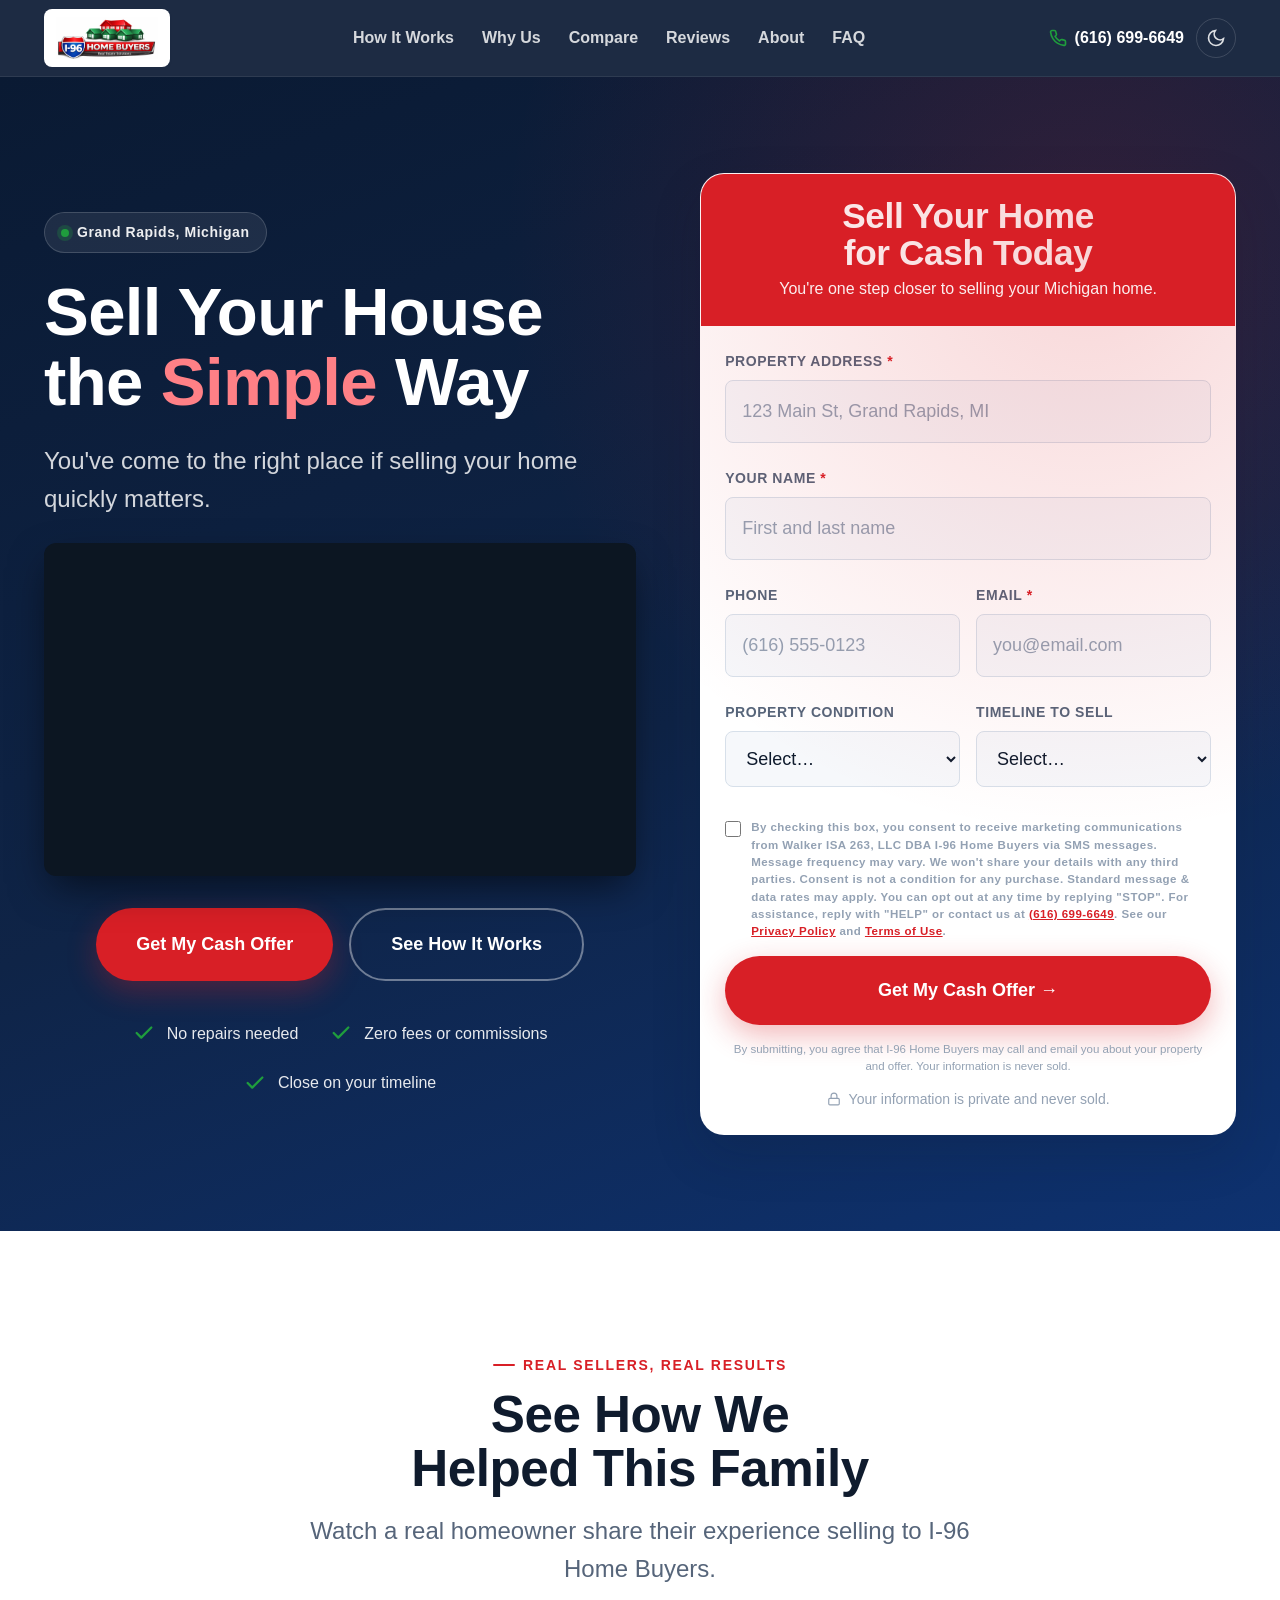
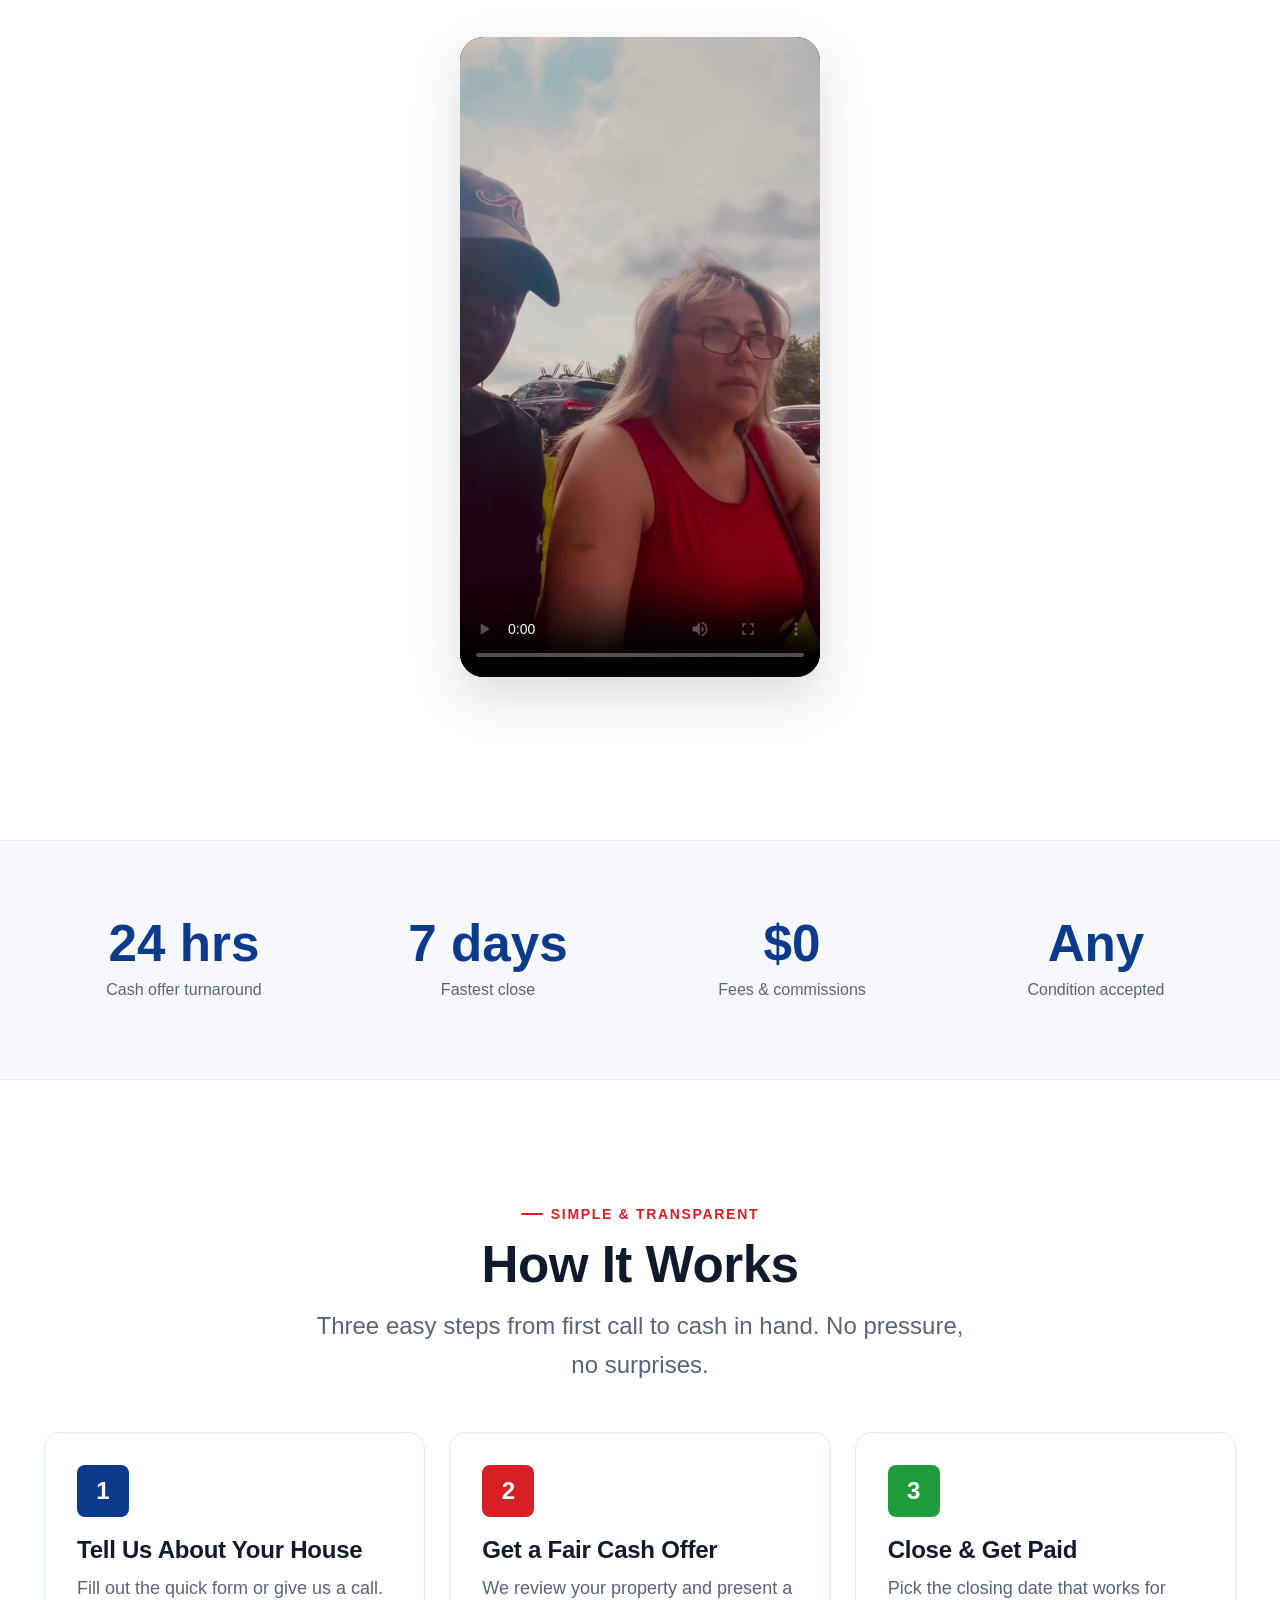
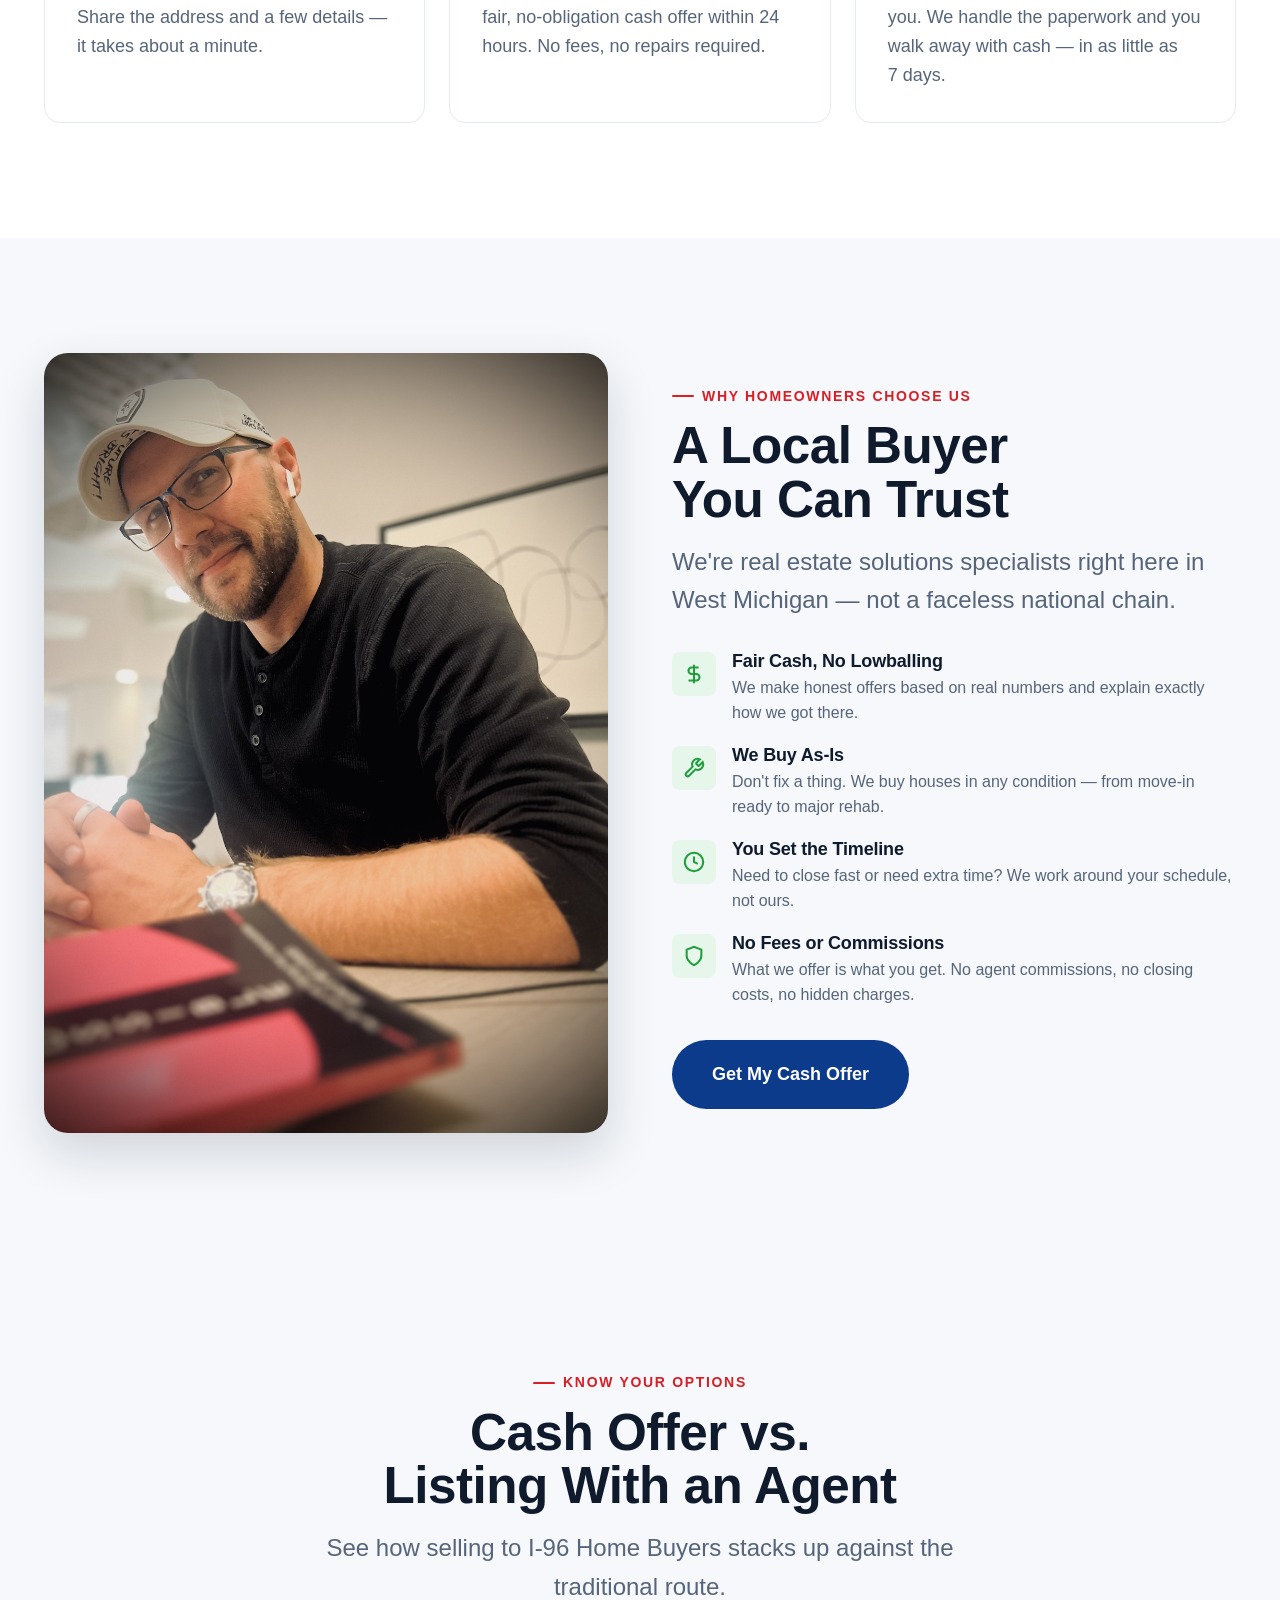
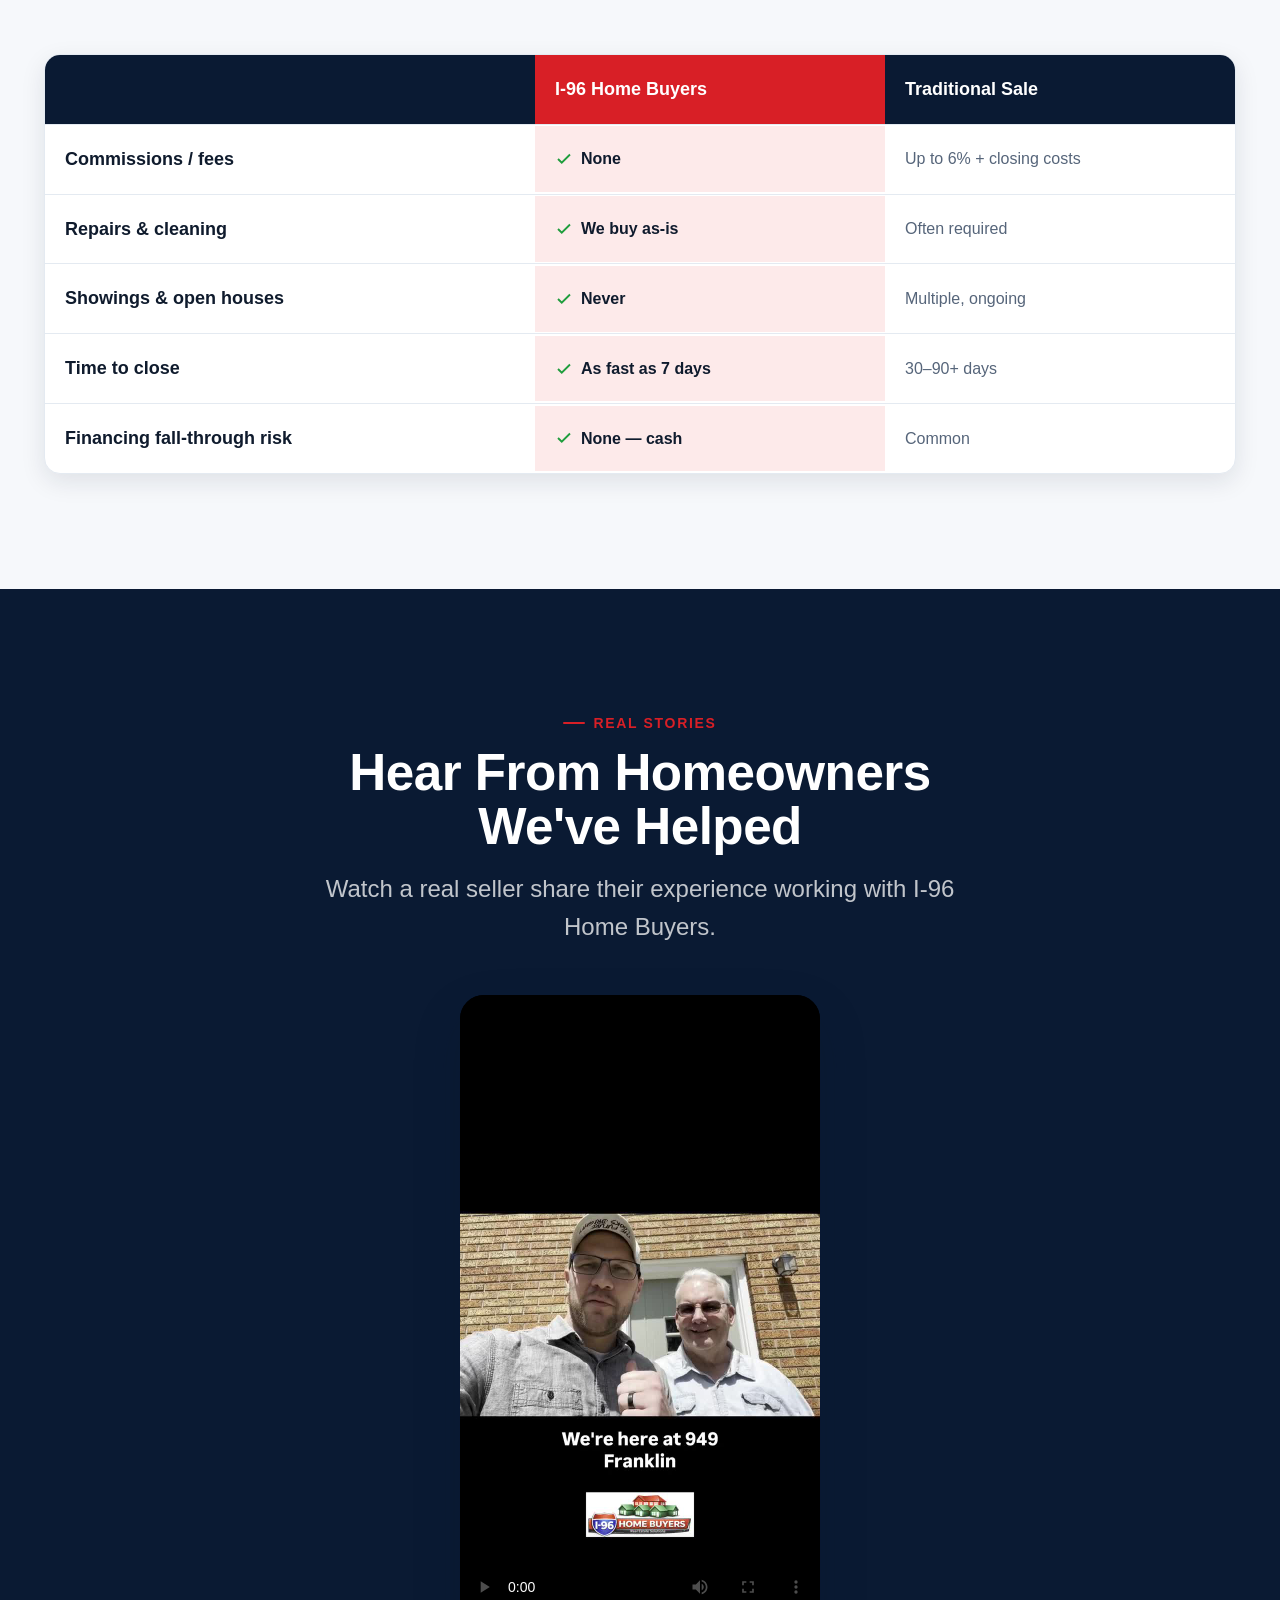
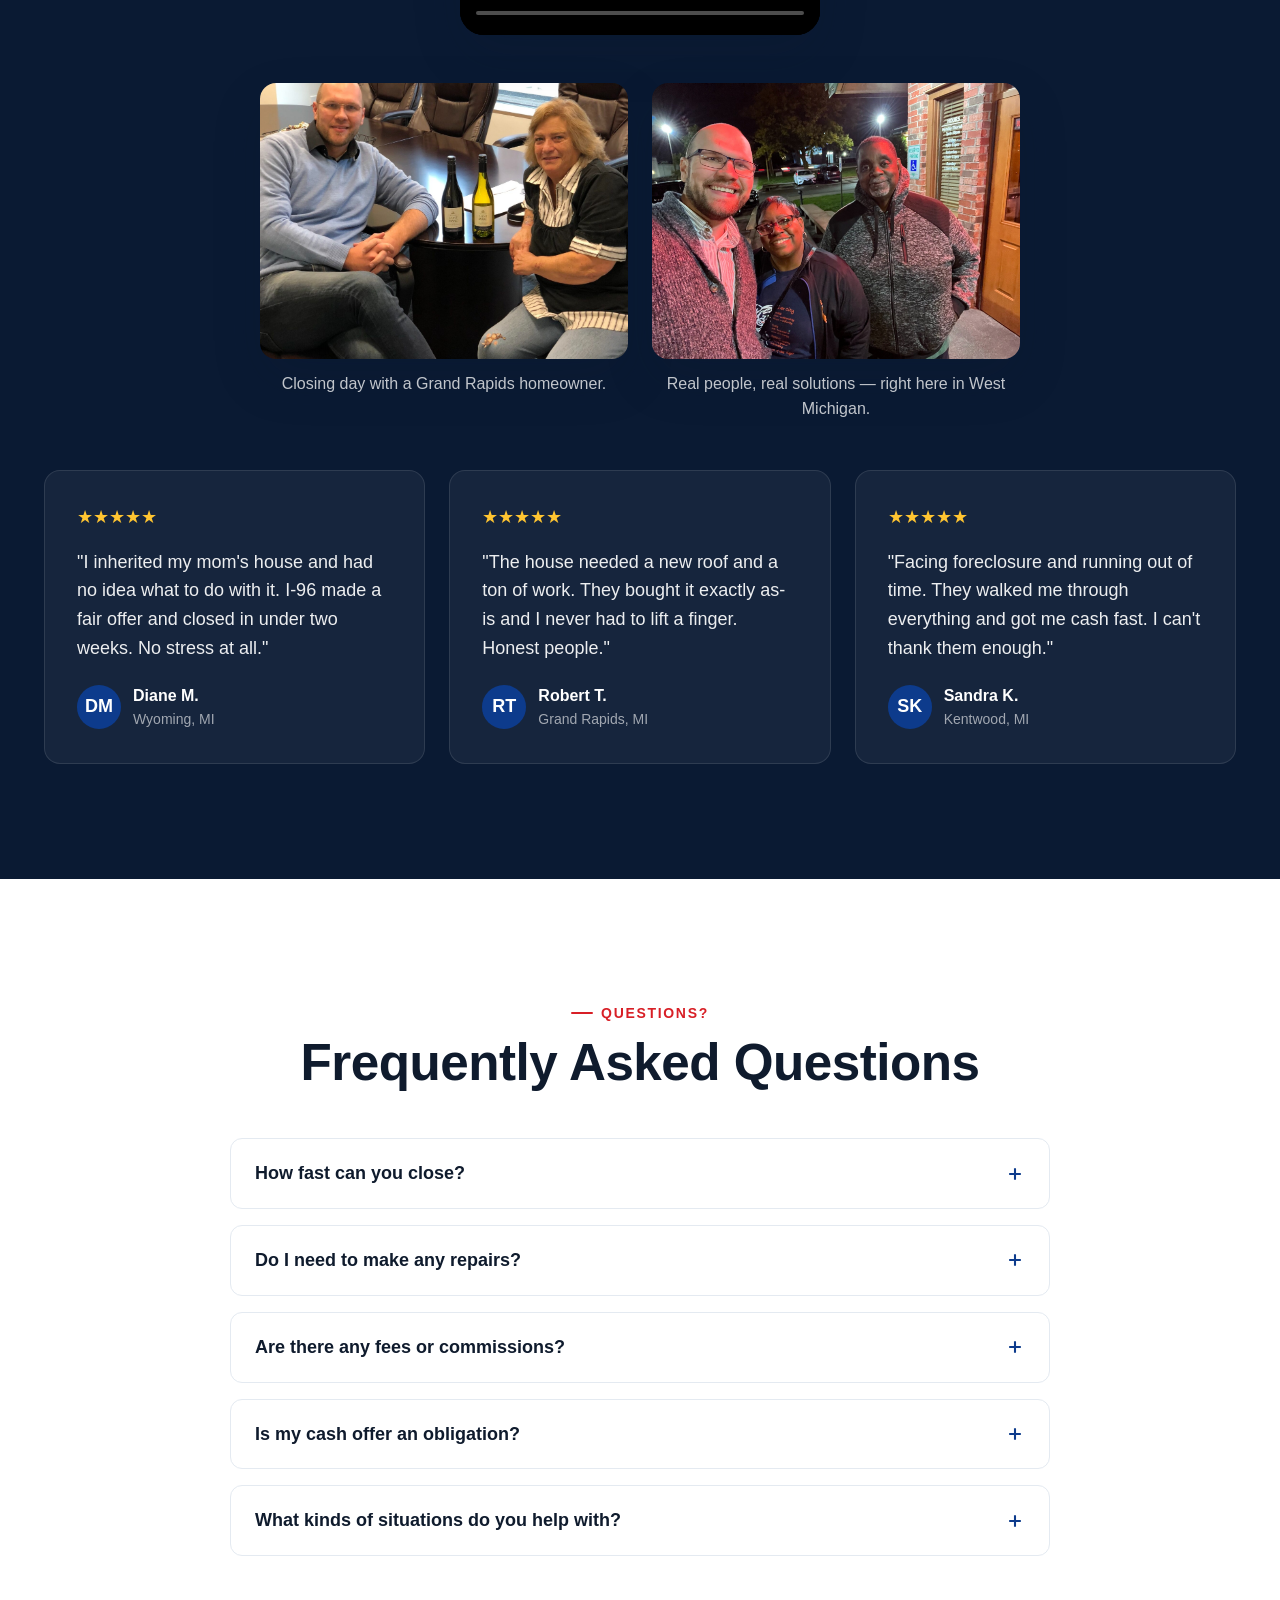
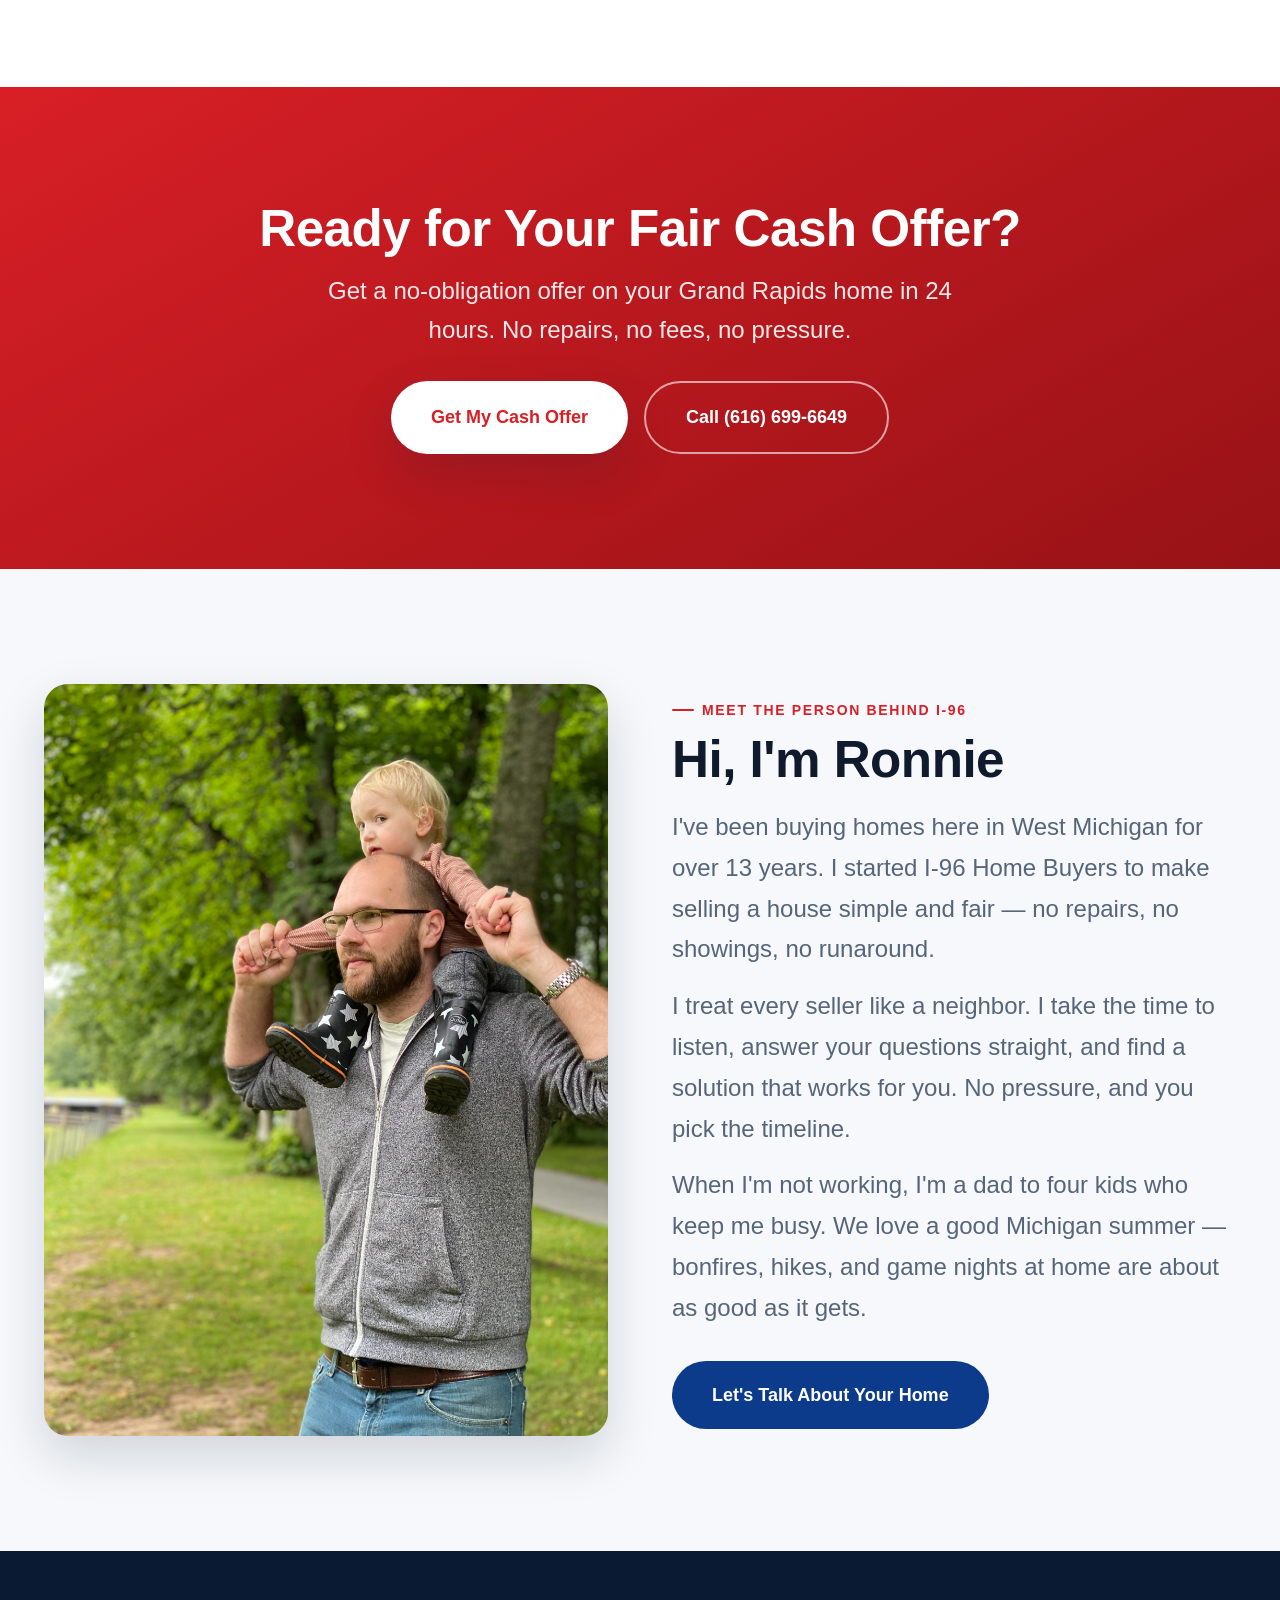
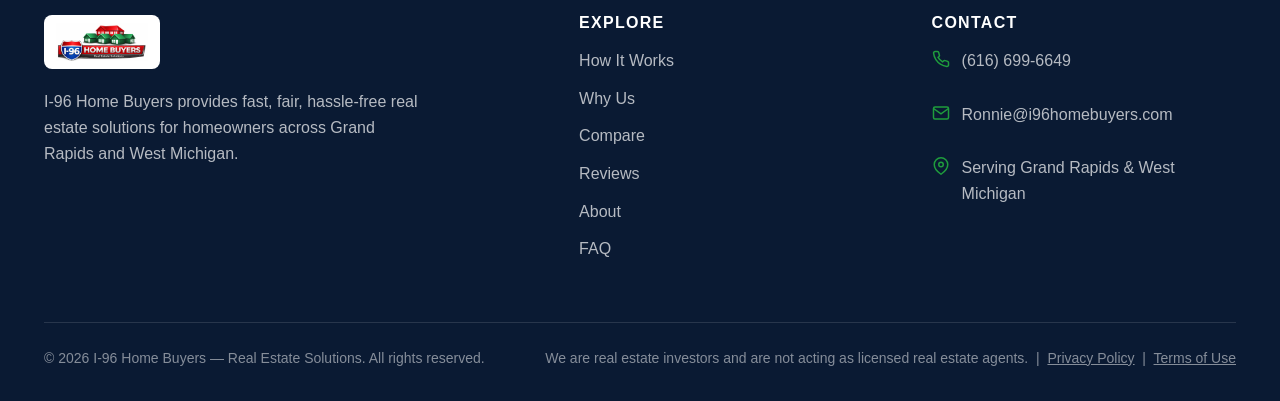
<file: index.html>
<!DOCTYPE html>
<html lang="en">
<head>
  <meta charset="UTF-8" />
  <meta name="viewport" content="width=device-width, initial-scale=1.0" />

  <!-- Primary SEO -->
  <title>Sell My House Fast Grand Rapids MI | I-96 Home Buyers | Cash Offers in 24 Hours</title>
  <meta name="description" content="I-96 Home Buyers pays cash for homes in Grand Rapids, MI and all of West Michigan. No repairs, no agent fees, no commissions. Get a fair cash offer in 24 hours and close in as little as 7 days." />
  <meta name="keywords" content="sell my house fast Grand Rapids, cash home buyers Grand Rapids MI, we buy houses Grand Rapids, sell house as-is Michigan, cash offer home West Michigan, sell house fast no repairs, home buyers Grand Rapids Michigan" />
  <meta name="robots" content="index, follow" />
  <meta name="author" content="I-96 Home Buyers" />
  <link rel="canonical" href="https://www.i96homebuyers.com/" />

  <!-- Open Graph (Facebook, LinkedIn, iMessage previews) -->
  <meta property="og:title" content="Sell Your Grand Rapids House Fast for Cash | I-96 Home Buyers" />
  <meta property="og:description" content="Get a fair cash offer in 24 hours. No repairs, no agent fees, close in as little as 7 days. Serving Grand Rapids and all of West Michigan." />
  <meta property="og:type" content="website" />
  <meta property="og:url" content="https://www.i96homebuyers.com/" />
  <meta property="og:image" content="https://www.i96homebuyers.com/images/hero-home.png" />
  <meta property="og:image:width" content="1200" />
  <meta property="og:image:height" content="630" />
  <meta property="og:site_name" content="I-96 Home Buyers" />
  <meta property="og:locale" content="en_US" />

  <!-- Twitter Card -->
  <meta name="twitter:card" content="summary_large_image" />
  <meta name="twitter:title" content="Sell Your Grand Rapids House Fast for Cash | I-96 Home Buyers" />
  <meta name="twitter:description" content="Get a fair cash offer in 24 hours. No repairs, no fees. Serving Grand Rapids &amp; West Michigan." />
  <meta name="twitter:image" content="https://www.i96homebuyers.com/images/hero-home.png" />

  <!-- Geo targeting -->
  <meta name="geo.region" content="US-MI" />
  <meta name="geo.placename" content="Grand Rapids, Michigan" />
  <meta name="geo.position" content="42.9634;-85.6681" />
  <meta name="ICBM" content="42.9634, -85.6681" />

  <!-- Prevent browser scrolling to iframe on load -->
  <script>
    if('scrollRestoration'in history){history.scrollRestoration='manual';}
    document.documentElement.style.scrollBehavior='auto';
    window.scrollTo(0,0);
    window.addEventListener('load',function(){
      window.scrollTo(0,0);
      // Catch iframe load event — this is when mobile browsers try to scroll to the video
      var iframe=document.getElementById('heroVideo');
      if(iframe){
        iframe.addEventListener('load',function(){
          document.documentElement.style.scrollBehavior='auto';
          window.scrollTo(0,0);
          setTimeout(function(){document.documentElement.style.scrollBehavior='';},600);
        });
      } else {
        setTimeout(function(){document.documentElement.style.scrollBehavior='';},600);
      }
    });
  </script>

  <link rel="icon" href="images/logo.jpg" />
  <link href="https://api.fontshare.com/v2/css?f[]=clash-display@500,600,700&f[]=satoshi@400,500,700&display=swap" rel="stylesheet" />
  <link rel="stylesheet" href="css/style.css?v=3" />

  <!-- Meta Pixel Base Code -->
  <script>
  !function(f,b,e,v,n,t,s)
  {if(f.fbq)return;n=f.fbq=function(){n.callMethod?
  n.callMethod.apply(n,arguments):n.queue.push(arguments)};
  if(!f._fbq)f._fbq=n;n.push=n;n.loaded=!0;n.version='2.0';
  n.queue=[];t=b.createElement(e);t.async=!0;
  t.src=v;s=b.getElementsByTagName(e)[0];
  s.parentNode.insertBefore(t,s)}(window,document,'script',
  'https://connect.facebook.net/en_US/fbevents.js');
  fbq('init', '1299896817796838');
  fbq('track', 'PageView');
  </script>
  <noscript>
    <img height="1" width="1" style="display:none"
    src="https://www.facebook.com/tr?id=1299896817796838&ev=PageView&noscript=1"/>
  </noscript>
  <!-- End Meta Pixel Base Code -->

  <!-- Calendly inline embed assets -->
  <link rel="stylesheet" href="https://assets.calendly.com/assets/external/widget.css" />
  <script src="https://assets.calendly.com/assets/external/widget.js" async></script>

  <!-- Schema: Local Business (Google local pack + AI engines) -->
  <script type="application/ld+json">
  {
    "@context": "https://schema.org",
    "@type": "RealEstateAgent",
    "name": "I-96 Home Buyers",
    "description": "I-96 Home Buyers pays cash for homes in Grand Rapids and West Michigan. We make fair, no-obligation cash offers within 24 hours and can close in as little as 7 days. No repairs, no agent fees, no commissions.",
    "url": "https://www.i96homebuyers.com",
    "telephone": "+16166996649",
    "email": "Ronnie@i96homebuyers.com",
    "image": "https://www.i96homebuyers.com/images/logo.jpg",
    "founder": {
      "@type": "Person",
      "name": "Ronnie Walker",
      "jobTitle": "Owner"
    },
    "address": {
      "@type": "PostalAddress",
      "addressLocality": "Grand Rapids",
      "addressRegion": "MI",
      "addressCountry": "US"
    },
    "geo": {
      "@type": "GeoCoordinates",
      "latitude": 42.9634,
      "longitude": -85.6681
    },
    "areaServed": [
      "Grand Rapids, MI",
      "Wyoming, MI",
      "Kentwood, MI",
      "Walker, MI",
      "Grandville, MI",
      "West Michigan"
    ],
    "slogan": "You've come to the right place if selling your home quickly matters.",
    "knowsAbout": ["Cash home buying", "As-is home sales", "Fast home closings", "Foreclosure help", "Inherited property sales"],
    "priceRange": "$$",
    "openingHours": "Mo-Su 08:00-20:00",
    "sameAs": [
      "https://www.facebook.com/profile.php?id=61579518677634"
    ]
  }
  </script>

  <!-- Schema: FAQ (shows in Google rich results + AI answer engines) -->
  <script type="application/ld+json">
  {
    "@context": "https://schema.org",
    "@type": "FAQPage",
    "mainEntity": [
      {
        "@type": "Question",
        "name": "How fast can I-96 Home Buyers close on my house?",
        "acceptedAnswer": {
          "@type": "Answer",
          "text": "I-96 Home Buyers can close in as little as 7 days because they pay cash and don't rely on bank financing. If you need more time, they'll close on whatever date works best for you."
        }
      },
      {
        "@type": "Question",
        "name": "Do I need to make repairs before selling to I-96 Home Buyers?",
        "acceptedAnswer": {
          "@type": "Answer",
          "text": "No. I-96 Home Buyers purchases homes completely as-is — whether they need minor cosmetic work or a full rehab. You don't need to clean, fix, or stage anything."
        }
      },
      {
        "@type": "Question",
        "name": "Are there any fees or commissions when selling to I-96 Home Buyers?",
        "acceptedAnswer": {
          "@type": "Answer",
          "text": "None. There are no agent commissions, no listing fees, and I-96 Home Buyers typically covers standard closing costs. The offer they make is what you walk away with."
        }
      },
      {
        "@type": "Question",
        "name": "Is the cash offer from I-96 Home Buyers an obligation?",
        "acceptedAnswer": {
          "@type": "Answer",
          "text": "Not at all. Requesting a cash offer from I-96 Home Buyers is 100% free with zero obligation. You can review it and only move forward if it's the right fit for you."
        }
      },
      {
        "@type": "Question",
        "name": "What situations does I-96 Home Buyers help with?",
        "acceptedAnswer": {
          "@type": "Answer",
          "text": "I-96 Home Buyers helps homeowners in many situations including inherited properties, foreclosure, divorce, relocation, tired landlords, major repairs needed, vacant homes, and more. If you need to sell quickly and simply in Grand Rapids or West Michigan, they can likely help."
        }
      }
    ]
  }
  </script>

  <!-- Schema: Service (helps AI engines understand what the business offers) -->
  <script type="application/ld+json">
  {
    "@context": "https://schema.org",
    "@type": "Service",
    "serviceType": "Cash Home Buying",
    "provider": {
      "@type": "RealEstateAgent",
      "name": "I-96 Home Buyers",
      "url": "https://www.i96homebuyers.com"
    },
    "areaServed": {
      "@type": "State",
      "name": "West Michigan"
    },
    "description": "I-96 Home Buyers makes fair cash offers on homes in Grand Rapids and West Michigan within 24 hours. No repairs required, no agent fees, no commissions. Close in as little as 7 days.",
    "offers": {
      "@type": "Offer",
      "description": "Free, no-obligation cash offer on your home within 24 hours.",
      "price": "0",
      "priceCurrency": "USD"
    }
  }
  </script>
</head>
<body>
  <!-- ================= HEADER ================= -->
  <header class="header" id="header">
    <div class="container header__inner">
      <a href="#top" class="header__logo" aria-label="I-96 Home Buyers home">
        <img src="images/logo.jpg" alt="I-96 Home Buyers — Real Estate Solutions" />
      </a>

      <nav class="nav" id="nav" aria-label="Primary">
        <div class="nav__links">
          <a href="#how">How It Works</a>
          <a href="#why">Why Us</a>
          <a href="#compare">Compare</a>
          <a href="#reviews">Reviews</a>
          <a href="#about">About</a>
          <a href="#faq">FAQ</a>
        </div>
      </nav>

      <div class="header__actions">
        <a href="tel:+16166996649" class="header__phone">
          <svg width="18" height="18" viewBox="0 0 24 24" fill="none" stroke="currentColor" stroke-width="2.2" stroke-linecap="round" stroke-linejoin="round"><path d="M22 16.92v3a2 2 0 0 1-2.18 2 19.79 19.79 0 0 1-8.63-3.07 19.5 19.5 0 0 1-6-6 19.79 19.79 0 0 1-3.07-8.67A2 2 0 0 1 4.11 2h3a2 2 0 0 1 2 1.72c.13.96.36 1.9.7 2.81a2 2 0 0 1-.45 2.11L8.09 9.91a16 16 0 0 0 6 6l1.27-1.27a2 2 0 0 1 2.11-.45c.91.34 1.85.57 2.81.7A2 2 0 0 1 22 16.92z"/></svg>
          <span>(616) 699-6649</span>
        </a>
        <button class="theme-toggle" data-theme-toggle aria-label="Switch to dark mode">
          <svg width="20" height="20" viewBox="0 0 24 24" fill="none" stroke="currentColor" stroke-width="2"><path d="M21 12.79A9 9 0 1 1 11.21 3 7 7 0 0 0 21 12.79z"/></svg>
        </button>
        <button class="nav-toggle" id="navToggle" aria-label="Open menu" aria-expanded="false">
          <svg width="26" height="26" viewBox="0 0 24 24" fill="none" stroke="currentColor" stroke-width="2.2" stroke-linecap="round"><line x1="3" y1="6" x2="21" y2="6"/><line x1="3" y1="12" x2="21" y2="12"/><line x1="3" y1="18" x2="21" y2="18"/></svg>
        </button>
      </div>
    </div>
  </header>

  <main id="top">
    <!-- ================= HERO ================= -->
    <section class="hero">
      <div class="container hero__grid">
        <div class="hero__copy">
          <span class="hero__badge"><span class="dot"></span> Grand Rapids, Michigan</span>
          <h1>Sell Your House the <span class="accent">Simple</span> Way</h1>
          <p class="hero__sub">
            You've come to the right place if selling your home quickly matters.
          </p>

          <!-- VSL VIDEO -->
          <div id="heroVideoWrap" style="position:relative;width:100%;padding-bottom:56.25%;margin:1.5rem 0;background:#0c1622;border-radius:12px;overflow:hidden;box-shadow:0 16px 40px -8px rgba(0,0,0,0.6);">
            <iframe
              id="heroVideo"
              src="https://www.youtube-nocookie.com/embed/BnZibPUhl9E?autoplay=1&mute=1&rel=0&modestbranding=1&playsinline=1"
              title="I-96 Home Buyers — How It Works"
              allow="accelerometer; autoplay; clipboard-write; encrypted-media; gyroscope; picture-in-picture; web-share"
              allowfullscreen
              style="position:absolute;top:0;left:0;width:100%;height:100%;border:0;">
            </iframe>
          </div>

          <div class="hero__cta" style="justify-content:center;">
            <a href="#offer" class="btn btn--accent btn--lg">Get My Cash Offer</a>
            <a href="#how" class="btn btn--ghost btn--lg" style="color:#fff;border-color:rgba(255,255,255,.4)">See How It Works</a>
          </div>
          <div class="hero__trust" style="justify-content:center;">
            <div class="hero__trust-item">
              <svg width="22" height="22" viewBox="0 0 24 24" fill="none" stroke="currentColor" stroke-width="2.5" stroke-linecap="round" stroke-linejoin="round"><polyline points="20 6 9 17 4 12"/></svg>
              <span>No repairs needed</span>
            </div>
            <div class="hero__trust-item">
              <svg width="22" height="22" viewBox="0 0 24 24" fill="none" stroke="currentColor" stroke-width="2.5" stroke-linecap="round" stroke-linejoin="round"><polyline points="20 6 9 17 4 12"/></svg>
              <span>Zero fees or commissions</span>
            </div>
            <div class="hero__trust-item">
              <svg width="22" height="22" viewBox="0 0 24 24" fill="none" stroke="currentColor" stroke-width="2.5" stroke-linecap="round" stroke-linejoin="round"><polyline points="20 6 9 17 4 12"/></svg>
              <span>Close on your timeline</span>
            </div>
          </div>
        </div>

        <!-- LEAD FORM -->
        <div class="lead-card" id="offer">
          <div class="lead-card__head">
            <h2>Sell Your Home for Cash Today</h2>
            <p>You're one step closer to selling your Michigan home.</p>
          </div>
          <div class="lead-card__body">
            <form id="leadForm" novalidate>
              <div class="field">
                <label for="address">Property Address <span class="req">*</span></label>
                <input type="text" id="address" name="address" autocomplete="street-address" placeholder="123 Main St, Grand Rapids, MI" required />
                <span class="field__msg" data-msg-for="address"></span>
              </div>
              <div class="field">
                <label for="name">Your Name <span class="req">*</span></label>
                <input type="text" id="name" name="name" autocomplete="name" placeholder="First and last name" required />
                <span class="field__msg" data-msg-for="name"></span>
              </div>
              <div class="form-row form-row--2">
                <div class="field">
                  <label for="phone">Phone</label>
                  <input type="tel" id="phone" name="phone" autocomplete="tel" placeholder="(616) 555-0123" />
                  <span class="field__msg" data-msg-for="phone"></span>
                </div>
                <div class="field">
                  <label for="email">Email <span class="req">*</span></label>
                  <input type="email" id="email" name="email" autocomplete="email" placeholder="you@email.com" required />
                  <span class="field__msg" data-msg-for="email"></span>
                </div>
              </div>
              <div class="form-row form-row--2">
                <div class="field">
                  <label for="condition">Property Condition</label>
                  <select id="condition" name="condition">
                    <option value="">Select…</option>
                    <option>Move-in ready</option>
                    <option>Needs minor work</option>
                    <option>Needs major repairs</option>
                    <option>Distressed / as-is</option>
                  </select>
                </div>
                <div class="field">
                  <label for="timeline">Timeline to Sell</label>
                  <select id="timeline" name="timeline">
                    <option value="">Select…</option>
                    <option>ASAP (within 2 weeks)</option>
                    <option>1–2 months</option>
                    <option>3–6 months</option>
                    <option>Just exploring</option>
                  </select>
                </div>
              </div>
              <!-- SMS Consent Checkbox — required for 10DLC compliance -->
              <div class="field sms-consent-field">
                <label style="display:flex;flex-direction:row;align-items:flex-start;gap:10px;cursor:pointer;font-size:0.72rem;line-height:1.5;color:var(--color-text-faint);text-transform:none;text-align:left;">
                  <input type="checkbox" id="smsConsent" name="smsConsent" required style="flex-shrink:0;width:16px;height:16px;min-width:16px;margin-top:2px;accent-color:var(--color-accent);cursor:pointer;" />
                  <span style="text-transform:none;text-align:left;">By checking this box, you consent to receive marketing communications from Walker ISA 263, LLC DBA I-96 Home Buyers via SMS messages. Message frequency may vary. We won't share your details with any third parties. Consent is not a condition for any purchase. Standard message &amp; data rates may apply. You can opt out at any time by replying "STOP". For assistance, reply with "HELP" or contact us at <a href="tel:+16166996649" style="color:var(--color-accent);text-decoration:underline;">(616) 699-6649</a>. See our <a href="/privacy.html" target="_blank" style="color:var(--color-accent);text-decoration:underline;">Privacy Policy</a> and <a href="/terms.html" target="_blank" style="color:var(--color-accent);text-decoration:underline;">Terms of Use</a>.</span>
                </label>
                <span class="field__msg" data-msg-for="smsConsent"></span>
              </div>

              <button type="submit" class="btn btn--accent btn--block btn--lg" id="submitBtn">Get My Cash Offer →</button>
              <p class="form-consent">
                By submitting, you agree that I-96 Home Buyers may call and email you about your property and offer. Your information is never sold.
              </p>
              <p class="form-note">
                <svg width="14" height="14" viewBox="0 0 24 24" fill="none" stroke="currentColor" stroke-width="2"><rect x="3" y="11" width="18" height="11" rx="2"/><path d="M7 11V7a5 5 0 0 1 10 0v4"/></svg>
                Your information is private and never sold.
              </p>
            </form>

            <div class="form-success" id="formSuccess">
              <div class="form-success__icon">
                <svg width="32" height="32" viewBox="0 0 24 24" fill="none" stroke="currentColor" stroke-width="2.5" stroke-linecap="round" stroke-linejoin="round"><polyline points="20 6 9 17 4 12"/></svg>
              </div>
              <h3>Offer Request Received!</h3>
              <p>Thanks — we've got your details. Here's how to lock in your offer fast:</p>

              <!-- Free guide download (lead magnet) -->
              <a href="/guide.pdf" download class="success-guide">
                <div class="success-guide__icon">
                  <svg viewBox="0 0 24 24" width="24" height="24" fill="none" stroke="currentColor" stroke-width="2" stroke-linecap="round" stroke-linejoin="round"><path d="M21 15v4a2 2 0 0 1-2 2H5a2 2 0 0 1-2-2v-4"/><polyline points="7 10 12 15 17 10"/><line x1="12" y1="15" x2="12" y2="3"/></svg>
                </div>
                <div class="success-guide__body">
                  <div class="success-guide__title">Get Your Free Cash Offer Guide</div>
                  <div class="success-guide__sub">The simple, no-stress way to sell your Michigan house fast — yours instantly.</div>
                </div>
                <span class="success-guide__cta">Download&nbsp;→</span>
              </a>

              <!-- STEP 1: Call now (fastest) -->
              <div class="success-step">
                <div class="success-step__num">1</div>
                <div class="success-step__body">
                  <div class="success-step__label">Want your offer right now?</div>
                  <a href="tel:+16166996649" class="success-call">
                    <svg viewBox="0 0 24 24" width="18" height="18" fill="none" stroke="currentColor" stroke-width="2" stroke-linecap="round" stroke-linejoin="round"><path d="M22 16.92v3a2 2 0 0 1-2.18 2 19.79 19.79 0 0 1-8.63-3.07 19.5 19.5 0 0 1-6-6 19.79 19.79 0 0 1-3.07-8.67A2 2 0 0 1 4.11 2h3a2 2 0 0 1 2 1.72c.13.96.36 1.9.7 2.81a2 2 0 0 1-.45 2.11L8.09 9.91a16 16 0 0 0 6 6l1.27-1.27a2 2 0 0 1 2.11-.45c.91.34 1.85.57 2.81.7A2 2 0 0 1 22 16.92z"/></svg>
                    Call (616) 699-6649
                  </a>
                </div>
              </div>

              <div class="success-divider"><span>or pick a time that works for you</span></div>

              <!-- STEP 2: Book a consultation (embedded Calendly) -->
              <div class="success-step">
                <div class="success-step__num">2</div>
                <div class="success-step__body">
                  <div class="success-step__label">Schedule your cash offer call</div>
                  <div class="success-step__hint">Free 15-minute call — no pressure, no obligation.</div>
                </div>
              </div>
              <div class="calendly-embed" id="calendlyEmbed">
                <iframe
                  src="https://calendly.com/i96homebuyers/15min?hide_gdpr_banner=1&hide_event_type_details=1&primary_color=d81f26"
                  width="100%"
                  frameborder="0"
                  style="border:0;width:100%;height:700px;min-height:500px;">
                </iframe>
              </div>

            </div>
          </div>
        </div>
      </div>
    </section>

    <!-- ================= HERO VIDEO TESTIMONIAL (couple) ================= -->
    <section class="section video-feature">
      <div class="container">
        <div class="section-head section-head--center reveal">
          <span class="eyebrow">Real Sellers, Real Results</span>
          <h2>See How We Helped This Family</h2>
          <p>Watch a real homeowner share their experience selling to I-96 Home Buyers.</p>
        </div>
        <div class="video-wrap video-wrap--short reveal">
          <video controls playsinline preload="metadata" poster="images/testimonial-couple-poster.jpg">
            <source src="images/testimonial-couple.mp4" type="video/mp4" />
            Your browser does not support embedded video.
          </video>
        </div>
      </div>
    </section>

    <!-- ================= STATS ================= -->
    <section class="stats section--tight">
      <div class="container stats__grid">
        <div class="stat"><div class="stat__num">24 hrs</div><div class="stat__label">Cash offer turnaround</div></div>
        <div class="stat"><div class="stat__num">7 days</div><div class="stat__label">Fastest close</div></div>
        <div class="stat"><div class="stat__num">$0</div><div class="stat__label">Fees &amp; commissions</div></div>
        <div class="stat"><div class="stat__num">Any</div><div class="stat__label">Condition accepted</div></div>
      </div>
    </section>

    <!-- ================= HOW IT WORKS ================= -->
    <section class="section" id="how">
      <div class="container">
        <div class="section-head section-head--center reveal">
          <span class="eyebrow">Simple &amp; Transparent</span>
          <h2>How It Works</h2>
          <p>Three easy steps from first call to cash in hand. No pressure, no surprises.</p>
        </div>
        <div class="steps">
          <div class="step reveal">
            <div class="step__num">1</div>
            <h3>Tell Us About Your House</h3>
            <p>Fill out the quick form or give us a call. Share the address and a few details — it takes about a minute.</p>
          </div>
          <div class="step reveal">
            <div class="step__num">2</div>
            <h3>Get a Fair Cash Offer</h3>
            <p>We review your property and present a fair, no-obligation cash offer within 24 hours. No fees, no repairs required.</p>
          </div>
          <div class="step reveal">
            <div class="step__num">3</div>
            <h3>Close &amp; Get Paid</h3>
            <p>Pick the closing date that works for you. We handle the paperwork and you walk away with cash — in as little as 7 days.</p>
          </div>
        </div>
      </div>
    </section>

    <!-- ================= WHY US ================= -->
    <section class="section" id="why" style="background:var(--color-surface)">
      <div class="container split split--reverse">
        <div class="split__media reveal">
          <img src="images/ronnie-portrait.jpg" alt="Ronnie, owner of I-96 Home Buyers, meeting with a homeowner" loading="lazy" />
        </div>
        <div class="reveal">
          <span class="eyebrow">Why Homeowners Choose Us</span>
          <h2 style="font-size:var(--text-2xl);margin-top:var(--space-3)">A Local Buyer You Can Trust</h2>
          <p style="margin-top:var(--space-4);color:var(--color-text-muted);font-size:var(--text-lg)">
            We're real estate solutions specialists right here in West Michigan — not a faceless national chain.
          </p>
          <div class="benefit-list">
            <div class="benefit">
              <div class="benefit__icon"><svg width="22" height="22" viewBox="0 0 24 24" fill="none" stroke="currentColor" stroke-width="2.2"><path d="M12 2v20M17 5H9.5a3.5 3.5 0 0 0 0 7h5a3.5 3.5 0 0 1 0 7H6"/></svg></div>
              <div><h4>Fair Cash, No Lowballing</h4><p>We make honest offers based on real numbers and explain exactly how we got there.</p></div>
            </div>
            <div class="benefit">
              <div class="benefit__icon"><svg width="22" height="22" viewBox="0 0 24 24" fill="none" stroke="currentColor" stroke-width="2.2"><path d="M14.7 6.3a1 1 0 0 0 0 1.4l1.6 1.6a1 1 0 0 0 1.4 0l3.77-3.77a6 6 0 0 1-7.94 7.94l-6.91 6.91a2.12 2.12 0 0 1-3-3l6.91-6.91a6 6 0 0 1 7.94-7.94l-3.76 3.76z"/></svg></div>
              <div><h4>We Buy As-Is</h4><p>Don't fix a thing. We buy houses in any condition — from move-in ready to major rehab.</p></div>
            </div>
            <div class="benefit">
              <div class="benefit__icon"><svg width="22" height="22" viewBox="0 0 24 24" fill="none" stroke="currentColor" stroke-width="2.2"><circle cx="12" cy="12" r="10"/><polyline points="12 6 12 12 16 14"/></svg></div>
              <div><h4>You Set the Timeline</h4><p>Need to close fast or need extra time? We work around your schedule, not ours.</p></div>
            </div>
            <div class="benefit">
              <div class="benefit__icon"><svg width="22" height="22" viewBox="0 0 24 24" fill="none" stroke="currentColor" stroke-width="2.2"><path d="M12 22s8-4 8-10V5l-8-3-8 3v7c0 6 8 10 8 10z"/></svg></div>
              <div><h4>No Fees or Commissions</h4><p>What we offer is what you get. No agent commissions, no closing costs, no hidden charges.</p></div>
            </div>
          </div>
          <a href="#offer" class="btn btn--primary btn--lg" style="margin-top:var(--space-8)">Get My Cash Offer</a>
        </div>
      </div>
    </section>

    <!-- ================= COMPARE ================= -->
    <section class="section compare" id="compare">
      <div class="container">
        <div class="section-head section-head--center reveal">
          <span class="eyebrow">Know Your Options</span>
          <h2>Cash Offer vs. Listing With an Agent</h2>
          <p>See how selling to I-96 Home Buyers stacks up against the traditional route.</p>
        </div>
        <div class="compare__table reveal">
          <div class="compare__row compare__head">
            <div>&nbsp;</div>
            <div class="col-us">I-96 Home Buyers</div>
            <div>Traditional Sale</div>
          </div>
          <div class="compare__row">
            <div class="compare__feat">Commissions / fees</div>
            <div class="compare__cell col-us-cell"><svg class="yes" width="18" height="18" viewBox="0 0 24 24" fill="none" stroke="currentColor" stroke-width="2.5"><polyline points="20 6 9 17 4 12"/></svg> None</div>
            <div class="compare__cell">Up to 6% + closing costs</div>
          </div>
          <div class="compare__row">
            <div class="compare__feat">Repairs &amp; cleaning</div>
            <div class="compare__cell col-us-cell"><svg class="yes" width="18" height="18" viewBox="0 0 24 24" fill="none" stroke="currentColor" stroke-width="2.5"><polyline points="20 6 9 17 4 12"/></svg> We buy as-is</div>
            <div class="compare__cell">Often required</div>
          </div>
          <div class="compare__row">
            <div class="compare__feat">Showings &amp; open houses</div>
            <div class="compare__cell col-us-cell"><svg class="yes" width="18" height="18" viewBox="0 0 24 24" fill="none" stroke="currentColor" stroke-width="2.5"><polyline points="20 6 9 17 4 12"/></svg> Never</div>
            <div class="compare__cell">Multiple, ongoing</div>
          </div>
          <div class="compare__row">
            <div class="compare__feat">Time to close</div>
            <div class="compare__cell col-us-cell"><svg class="yes" width="18" height="18" viewBox="0 0 24 24" fill="none" stroke="currentColor" stroke-width="2.5"><polyline points="20 6 9 17 4 12"/></svg> As fast as 7 days</div>
            <div class="compare__cell">30–90+ days</div>
          </div>
          <div class="compare__row">
            <div class="compare__feat">Financing fall-through risk</div>
            <div class="compare__cell col-us-cell"><svg class="yes" width="18" height="18" viewBox="0 0 24 24" fill="none" stroke="currentColor" stroke-width="2.5"><polyline points="20 6 9 17 4 12"/></svg> None — cash</div>
            <div class="compare__cell">Common</div>
          </div>
        </div>
      </div>
    </section>

    <!-- ================= TESTIMONIALS + VIDEO ================= -->
    <section class="section testimonials" id="reviews">
      <div class="container">
        <div class="section-head section-head--center reveal">
          <span class="eyebrow">Real Stories</span>
          <h2>Hear From Homeowners We've Helped</h2>
          <p>Watch a real seller share their experience working with I-96 Home Buyers.</p>
        </div>

        <!-- PRIMARY VIDEO TESTIMONIAL (Franklin) -->
        <div class="video-wrap video-wrap--short reveal">
          <video controls playsinline preload="metadata" poster="images/testimonial-franklin-poster.jpg">
            <source src="images/testimonial-franklin.mp4" type="video/mp4" />
            Your browser does not support embedded video.
          </video>
        </div>

        <div class="seller-photos reveal">
          <figure class="seller-photo">
            <img src="images/ronnie-seller-1.jpg" alt="Ronnie from I-96 Home Buyers with a happy seller after closing" loading="lazy" />
            <figcaption>Closing day with a Grand Rapids homeowner.</figcaption>
          </figure>
          <figure class="seller-photo">
            <img src="images/ronnie-sellers-2.jpg" alt="Ronnie from I-96 Home Buyers with two satisfied sellers" loading="lazy" />
            <figcaption>Real people, real solutions — right here in West Michigan.</figcaption>
          </figure>
        </div>

        <div class="quote-grid">
          <div class="quote reveal">
            <div class="quote__stars">★★★★★</div>
            <p>"I inherited my mom's house and had no idea what to do with it. I-96 made a fair offer and closed in under two weeks. No stress at all."</p>
            <div class="quote__author"><div class="quote__avatar">DM</div><div><div class="quote__name">Diane M.</div><div class="quote__loc">Wyoming, MI</div></div></div>
          </div>
          <div class="quote reveal">
            <div class="quote__stars">★★★★★</div>
            <p>"The house needed a new roof and a ton of work. They bought it exactly as-is and I never had to lift a finger. Honest people."</p>
            <div class="quote__author"><div class="quote__avatar">RT</div><div><div class="quote__name">Robert T.</div><div class="quote__loc">Grand Rapids, MI</div></div></div>
          </div>
          <div class="quote reveal">
            <div class="quote__stars">★★★★★</div>
            <p>"Facing foreclosure and running out of time. They walked me through everything and got me cash fast. I can't thank them enough."</p>
            <div class="quote__author"><div class="quote__avatar">SK</div><div><div class="quote__name">Sandra K.</div><div class="quote__loc">Kentwood, MI</div></div></div>
          </div>
        </div>
      </div>
    </section>

    <!-- ================= FAQ ================= -->
    <section class="section" id="faq">
      <div class="container">
        <div class="section-head section-head--center reveal">
          <span class="eyebrow">Questions?</span>
          <h2>Frequently Asked Questions</h2>
        </div>
        <div class="faq reveal">
          <details class="faq__item">
            <summary>How fast can you close?<span class="icon"><svg width="20" height="20" viewBox="0 0 24 24" fill="none" stroke="currentColor" stroke-width="2.5"><line x1="12" y1="5" x2="12" y2="19"/><line x1="5" y1="12" x2="19" y2="12"/></svg></span></summary>
            <div class="faq__answer">We can often close in as little as 7 days because we pay cash and don't rely on bank financing. If you need more time, we'll close on whatever date works best for you.</div>
          </details>
          <details class="faq__item">
            <summary>Do I need to make any repairs?<span class="icon"><svg width="20" height="20" viewBox="0 0 24 24" fill="none" stroke="currentColor" stroke-width="2.5"><line x1="12" y1="5" x2="12" y2="19"/><line x1="5" y1="12" x2="19" y2="12"/></svg></span></summary>
            <div class="faq__answer">No. We buy houses completely as-is — whether they need a little cosmetic work or a full rehab. You don't need to clean, fix, or stage anything.</div>
          </details>
          <details class="faq__item">
            <summary>Are there any fees or commissions?<span class="icon"><svg width="20" height="20" viewBox="0 0 24 24" fill="none" stroke="currentColor" stroke-width="2.5"><line x1="12" y1="5" x2="12" y2="19"/><line x1="5" y1="12" x2="19" y2="12"/></svg></span></summary>
            <div class="faq__answer">None. There are no agent commissions, no listing fees, and we typically cover standard closing costs. The offer we make is what you walk away with.</div>
          </details>
          <details class="faq__item">
            <summary>Is my cash offer an obligation?<span class="icon"><svg width="20" height="20" viewBox="0 0 24 24" fill="none" stroke="currentColor" stroke-width="2.5"><line x1="12" y1="5" x2="12" y2="19"/><line x1="5" y1="12" x2="19" y2="12"/></svg></span></summary>
            <div class="faq__answer">Not at all. Requesting an offer is 100% free with zero obligation. Review it, think it over, and only move forward if it's the right fit for you.</div>
          </details>
          <details class="faq__item">
            <summary>What kinds of situations do you help with?<span class="icon"><svg width="20" height="20" viewBox="0 0 24 24" fill="none" stroke="currentColor" stroke-width="2.5"><line x1="12" y1="5" x2="12" y2="19"/><line x1="5" y1="12" x2="19" y2="12"/></svg></span></summary>
            <div class="faq__answer">Inherited properties, foreclosure, divorce, relocation, tired landlords, major repairs, vacant homes, and more. If you need to sell quickly and simply, we can likely help.</div>
          </details>
        </div>
      </div>
    </section>

    <!-- ================= FINAL CTA ================= -->
    <section class="section cta-final">
      <div class="container">
        <h2>Ready for Your Fair Cash Offer?</h2>
        <p>Get a no-obligation offer on your Grand Rapids home in 24 hours. No repairs, no fees, no pressure.</p>
        <div class="cta-final__btns">
          <a href="#offer" class="btn btn--accent btn--lg">Get My Cash Offer</a>
          <a href="tel:+16166996649" class="btn btn--ghost btn--lg">Call (616) 699-6649</a>
        </div>
      </div>
    </section>

    <!-- ================= ABOUT ME ================= -->
    <section class="section about" id="about" style="background:var(--color-surface)">
      <div class="container split">
        <div class="split__media reveal">
          <img src="images/gabe-family.jpg" alt="Ronnie of I-96 Home Buyers outdoors with his family" loading="lazy" />
        </div>
        <div class="reveal">
          <span class="eyebrow">Meet the Person Behind I-96</span>
          <h2 style="font-size:var(--text-2xl);margin-top:var(--space-3)">Hi, I'm Ronnie</h2>
          <div class="about__body">
            <p>I've been buying homes here in West Michigan for over 13 years. I started I-96 Home Buyers to make selling a house simple and fair — no repairs, no showings, no runaround.</p>
            <p>I treat every seller like a neighbor. I take the time to listen, answer your questions straight, and find a solution that works for you. No pressure, and you pick the timeline.</p>
            <p>When I'm not working, I'm a dad to four kids who keep me busy. We love a good Michigan summer — bonfires, hikes, and game nights at home are about as good as it gets.</p>
          </div>
          <a href="#offer" class="btn btn--primary btn--lg" style="margin-top:var(--space-8)">Let's Talk About Your Home</a>
        </div>
      </div>
    </section>
  </main>

  <!-- ================= FOOTER ================= -->
  <footer class="footer">
    <div class="container">
      <div class="footer__grid">
        <div>
          <span class="footer__logo"><img src="images/logo.jpg" alt="I-96 Home Buyers" /></span>
          <p>I-96 Home Buyers provides fast, fair, hassle-free real estate solutions for homeowners across Grand Rapids and West Michigan.</p>
        </div>
        <div class="footer__col">
          <h4>Explore</h4>
          <a href="#how">How It Works</a>
          <a href="#why">Why Us</a>
          <a href="#compare">Compare</a>
          <a href="#reviews">Reviews</a>
          <a href="#about">About</a>
          <a href="#faq">FAQ</a>
        </div>
        <div class="footer__col">
          <h4>Contact</h4>
          <div class="footer__contact-item">
            <svg width="18" height="18" viewBox="0 0 24 24" fill="none" stroke="currentColor" stroke-width="2"><path d="M22 16.92v3a2 2 0 0 1-2.18 2 19.79 19.79 0 0 1-8.63-3.07 19.5 19.5 0 0 1-6-6 19.79 19.79 0 0 1-3.07-8.67A2 2 0 0 1 4.11 2h3a2 2 0 0 1 2 1.72c.13.96.36 1.9.7 2.81a2 2 0 0 1-.45 2.11L8.09 9.91a16 16 0 0 0 6 6l1.27-1.27a2 2 0 0 1 2.11-.45c.91.34 1.85.57 2.81.7A2 2 0 0 1 22 16.92z"/></svg>
            <span><a href="tel:+16166996649" style="color:inherit;text-decoration:none">(616) 699-6649</a></span>
          </div>
          <div class="footer__contact-item">
            <svg width="18" height="18" viewBox="0 0 24 24" fill="none" stroke="currentColor" stroke-width="2"><path d="M4 4h16c1.1 0 2 .9 2 2v12c0 1.1-.9 2-2 2H4c-1.1 0-2-.9-2-2V6c0-1.1.9-2 2-2z"/><polyline points="22,6 12,13 2,6"/></svg>
            <span><a href="mailto:Ronnie@i96homebuyers.com" style="color:inherit;text-decoration:none">Ronnie@i96homebuyers.com</a></span>
          </div>
          <div class="footer__contact-item">
            <svg width="18" height="18" viewBox="0 0 24 24" fill="none" stroke="currentColor" stroke-width="2"><path d="M21 10c0 7-9 13-9 13s-9-6-9-13a9 9 0 0 1 18 0z"/><circle cx="12" cy="10" r="3"/></svg>
            <span>Serving Grand Rapids &amp; West Michigan</span>
          </div>
        </div>
      </div>
      <div class="footer__bottom">
        <span>© <span id="year"></span> I-96 Home Buyers — Real Estate Solutions. All rights reserved.</span>
        <span>
          We are real estate investors and are not acting as licensed real estate agents. &nbsp;|&nbsp;
          <a href="/privacy.html" style="color:inherit;text-decoration:underline">Privacy Policy</a> &nbsp;|&nbsp;
          <a href="/terms.html" style="color:inherit;text-decoration:underline">Terms of Use</a>
        </span>
      </div>
    </div>
  </footer>

  <script src="js/main.js"></script>
</body>
</html>
</file>
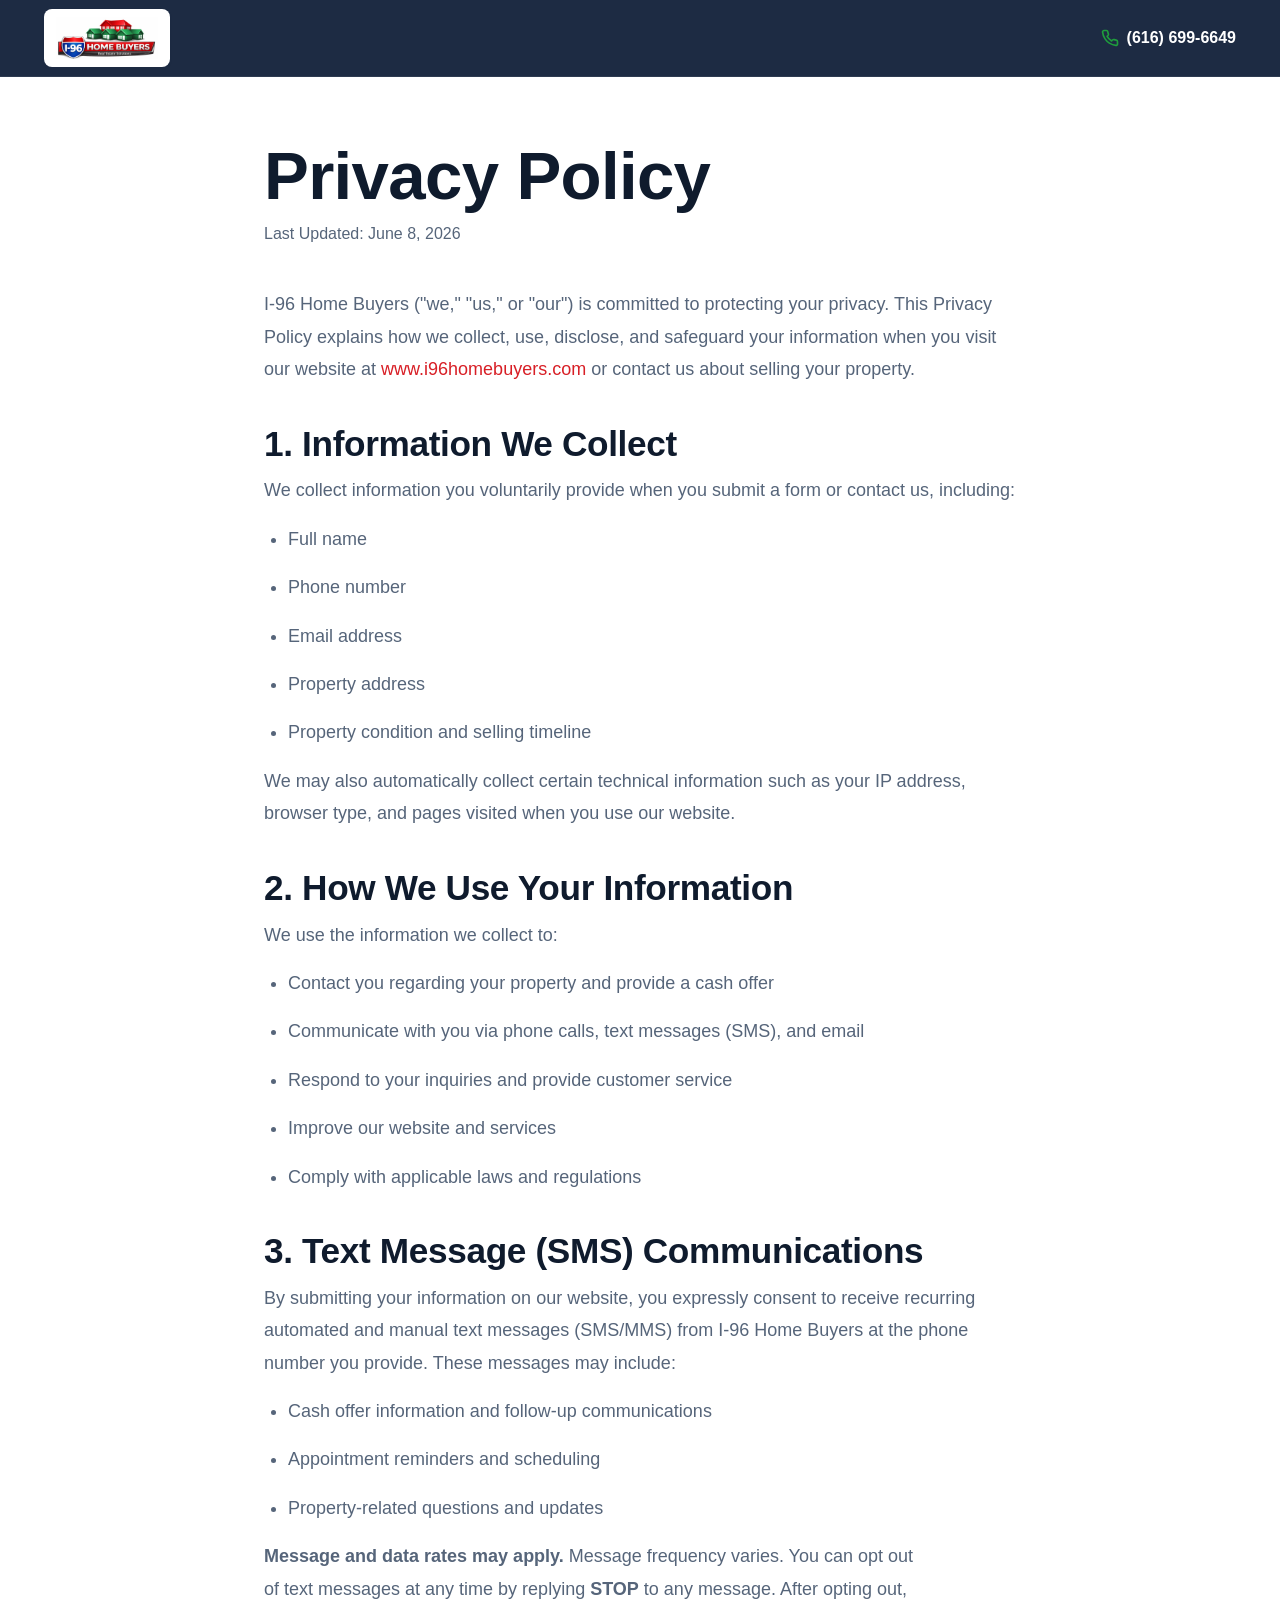
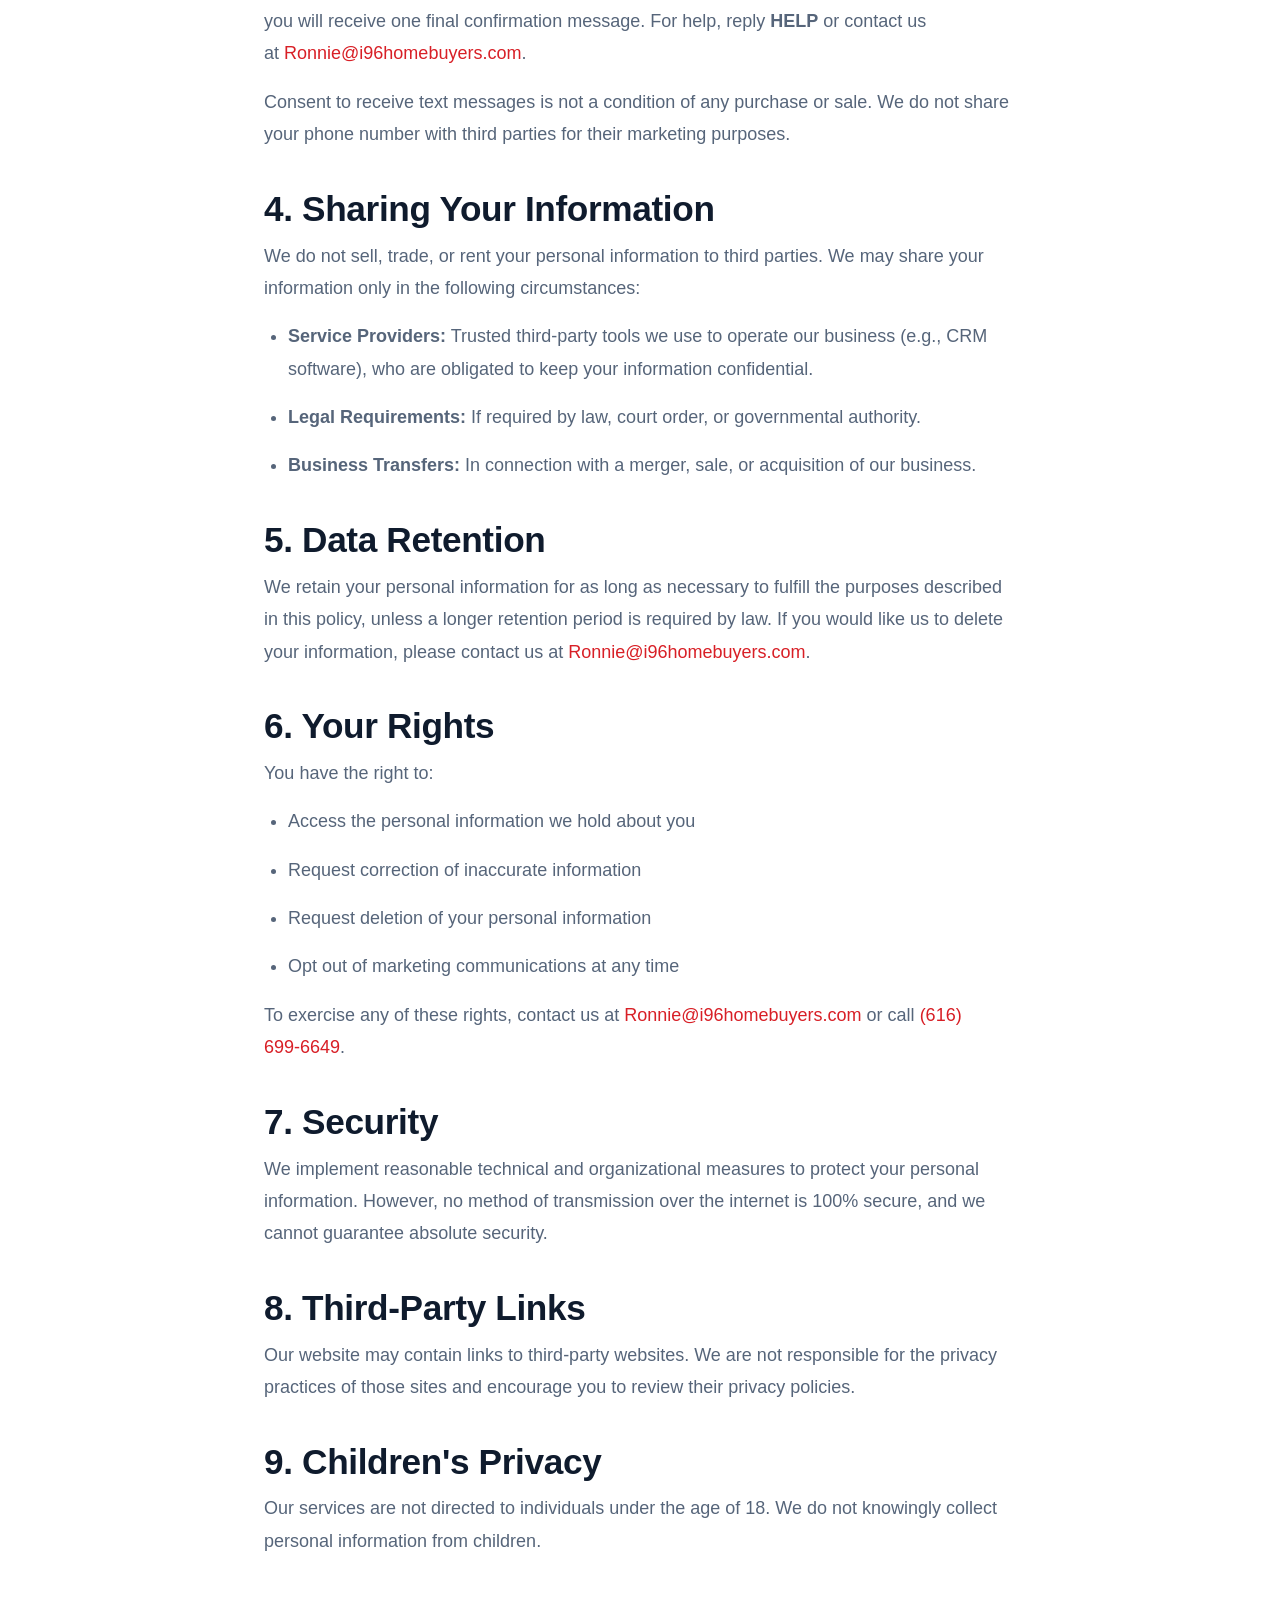
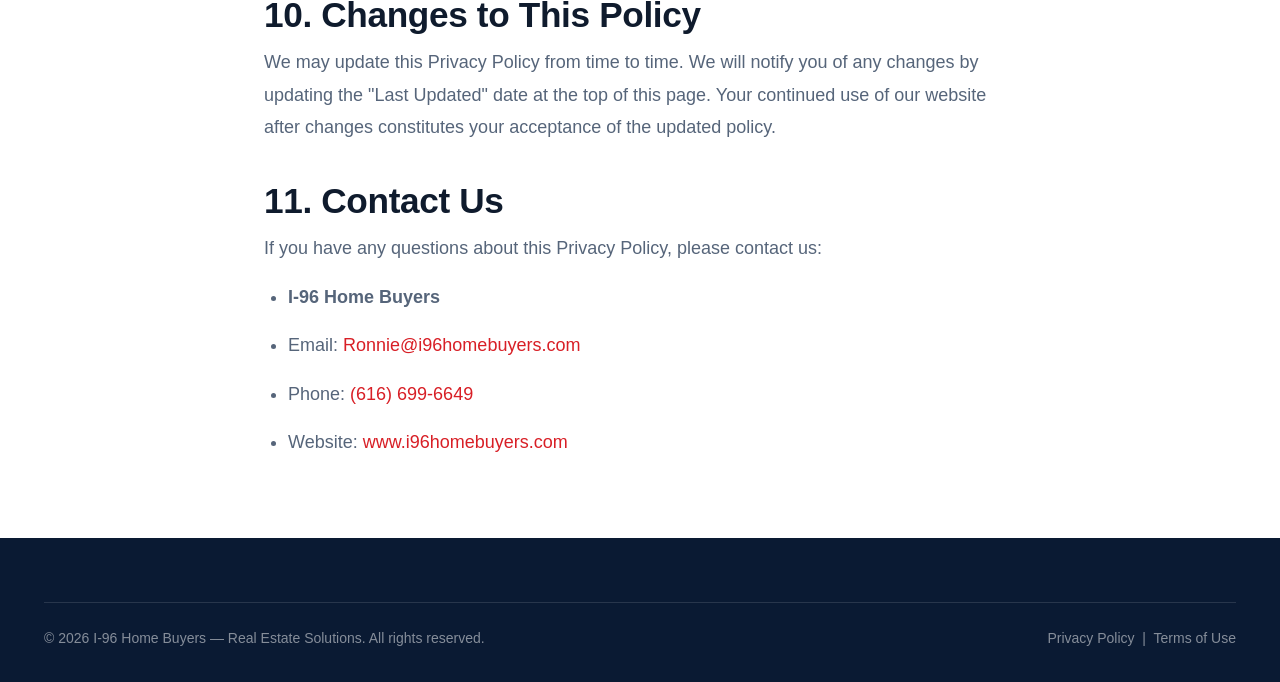
<file: privacy.html>
<!DOCTYPE html>
<html lang="en">
<head>
  <meta charset="UTF-8" />
  <meta name="viewport" content="width=device-width, initial-scale=1.0" />
  <title>Privacy Policy | I-96 Home Buyers</title>
  <meta name="description" content="Privacy Policy for I-96 Home Buyers — how we collect, use, and protect your personal information." />
  <meta name="robots" content="noindex, follow" />
  <link rel="canonical" href="https://www.i96homebuyers.com/privacy.html" />
  <link rel="icon" href="images/logo.jpg" />
  <link href="https://api.fontshare.com/v2/css?f[]=clash-display@500,600,700&f[]=satoshi@400,500,700&display=swap" rel="stylesheet" />
  <link rel="stylesheet" href="css/style.css" />
  <style>
    .policy-page { max-width: 800px; margin: 0 auto; padding: var(--space-16) var(--space-6); }
    .policy-page h1 { font-size: var(--text-3xl); margin-bottom: var(--space-2); }
    .policy-page .last-updated { color: var(--color-text-muted); margin-bottom: var(--space-10); font-size: var(--text-sm); }
    .policy-page h2 { font-size: var(--text-xl); margin-top: var(--space-10); margin-bottom: var(--space-3); }
    .policy-page p, .policy-page li { color: var(--color-text-muted); line-height: 1.8; margin-bottom: var(--space-4); }
    .policy-page ul { padding-left: var(--space-6); margin-bottom: var(--space-4); }
    .policy-page a { color: var(--color-accent); }
  </style>
</head>
<body>
  <header class="header" id="header">
    <div class="container header__inner">
      <a href="/" class="header__logo" aria-label="I-96 Home Buyers home">
        <img src="images/logo.jpg" alt="I-96 Home Buyers" />
      </a>
      <div class="header__actions">
        <a href="tel:+16166996649" class="header__phone">
          <svg width="18" height="18" viewBox="0 0 24 24" fill="none" stroke="currentColor" stroke-width="2.2" stroke-linecap="round" stroke-linejoin="round"><path d="M22 16.92v3a2 2 0 0 1-2.18 2 19.79 19.79 0 0 1-8.63-3.07 19.5 19.5 0 0 1-6-6 19.79 19.79 0 0 1-3.07-8.67A2 2 0 0 1 4.11 2h3a2 2 0 0 1 2 1.72c.13.96.36 1.9.7 2.81a2 2 0 0 1-.45 2.11L8.09 9.91a16 16 0 0 0 6 6l1.27-1.27a2 2 0 0 1 2.11-.45c.91.34 1.85.57 2.81.7A2 2 0 0 1 22 16.92z"/></svg>
          <span>(616) 699-6649</span>
        </a>
      </div>
    </div>
  </header>

  <main>
    <div class="policy-page">
      <h1>Privacy Policy</h1>
      <p class="last-updated">Last Updated: June 8, 2026</p>

      <p>I-96 Home Buyers ("we," "us," or "our") is committed to protecting your privacy. This Privacy Policy explains how we collect, use, disclose, and safeguard your information when you visit our website at <a href="https://www.i96homebuyers.com">www.i96homebuyers.com</a> or contact us about selling your property.</p>

      <h2>1. Information We Collect</h2>
      <p>We collect information you voluntarily provide when you submit a form or contact us, including:</p>
      <ul>
        <li>Full name</li>
        <li>Phone number</li>
        <li>Email address</li>
        <li>Property address</li>
        <li>Property condition and selling timeline</li>
      </ul>
      <p>We may also automatically collect certain technical information such as your IP address, browser type, and pages visited when you use our website.</p>

      <h2>2. How We Use Your Information</h2>
      <p>We use the information we collect to:</p>
      <ul>
        <li>Contact you regarding your property and provide a cash offer</li>
        <li>Communicate with you via phone calls, text messages (SMS), and email</li>
        <li>Respond to your inquiries and provide customer service</li>
        <li>Improve our website and services</li>
        <li>Comply with applicable laws and regulations</li>
      </ul>

      <h2>3. Text Message (SMS) Communications</h2>
      <p>By submitting your information on our website, you expressly consent to receive recurring automated and manual text messages (SMS/MMS) from I-96 Home Buyers at the phone number you provide. These messages may include:</p>
      <ul>
        <li>Cash offer information and follow-up communications</li>
        <li>Appointment reminders and scheduling</li>
        <li>Property-related questions and updates</li>
      </ul>
      <p><strong>Message and data rates may apply.</strong> Message frequency varies. You can opt out of text messages at any time by replying <strong>STOP</strong> to any message. After opting out, you will receive one final confirmation message. For help, reply <strong>HELP</strong> or contact us at <a href="mailto:Ronnie@i96homebuyers.com">Ronnie@i96homebuyers.com</a>.</p>
      <p>Consent to receive text messages is not a condition of any purchase or sale. We do not share your phone number with third parties for their marketing purposes.</p>

      <h2>4. Sharing Your Information</h2>
      <p>We do not sell, trade, or rent your personal information to third parties. We may share your information only in the following circumstances:</p>
      <ul>
        <li><strong>Service Providers:</strong> Trusted third-party tools we use to operate our business (e.g., CRM software), who are obligated to keep your information confidential.</li>
        <li><strong>Legal Requirements:</strong> If required by law, court order, or governmental authority.</li>
        <li><strong>Business Transfers:</strong> In connection with a merger, sale, or acquisition of our business.</li>
      </ul>

      <h2>5. Data Retention</h2>
      <p>We retain your personal information for as long as necessary to fulfill the purposes described in this policy, unless a longer retention period is required by law. If you would like us to delete your information, please contact us at <a href="mailto:Ronnie@i96homebuyers.com">Ronnie@i96homebuyers.com</a>.</p>

      <h2>6. Your Rights</h2>
      <p>You have the right to:</p>
      <ul>
        <li>Access the personal information we hold about you</li>
        <li>Request correction of inaccurate information</li>
        <li>Request deletion of your personal information</li>
        <li>Opt out of marketing communications at any time</li>
      </ul>
      <p>To exercise any of these rights, contact us at <a href="mailto:Ronnie@i96homebuyers.com">Ronnie@i96homebuyers.com</a> or call <a href="tel:+16166996649">(616) 699-6649</a>.</p>

      <h2>7. Security</h2>
      <p>We implement reasonable technical and organizational measures to protect your personal information. However, no method of transmission over the internet is 100% secure, and we cannot guarantee absolute security.</p>

      <h2>8. Third-Party Links</h2>
      <p>Our website may contain links to third-party websites. We are not responsible for the privacy practices of those sites and encourage you to review their privacy policies.</p>

      <h2>9. Children's Privacy</h2>
      <p>Our services are not directed to individuals under the age of 18. We do not knowingly collect personal information from children.</p>

      <h2>10. Changes to This Policy</h2>
      <p>We may update this Privacy Policy from time to time. We will notify you of any changes by updating the "Last Updated" date at the top of this page. Your continued use of our website after changes constitutes your acceptance of the updated policy.</p>

      <h2>11. Contact Us</h2>
      <p>If you have any questions about this Privacy Policy, please contact us:</p>
      <ul>
        <li><strong>I-96 Home Buyers</strong></li>
        <li>Email: <a href="mailto:Ronnie@i96homebuyers.com">Ronnie@i96homebuyers.com</a></li>
        <li>Phone: <a href="tel:+16166996649">(616) 699-6649</a></li>
        <li>Website: <a href="https://www.i96homebuyers.com">www.i96homebuyers.com</a></li>
      </ul>
    </div>
  </main>

  <footer class="footer">
    <div class="container">
      <div class="footer__bottom">
        <span>© <span id="year"></span> I-96 Home Buyers — Real Estate Solutions. All rights reserved.</span>
        <span>
          <a href="/privacy.html" style="color:inherit">Privacy Policy</a> &nbsp;|&nbsp;
          <a href="/terms.html" style="color:inherit">Terms of Use</a>
        </span>
      </div>
    </div>
  </footer>
  <script src="js/main.js"></script>
</body>
</html>
</file>
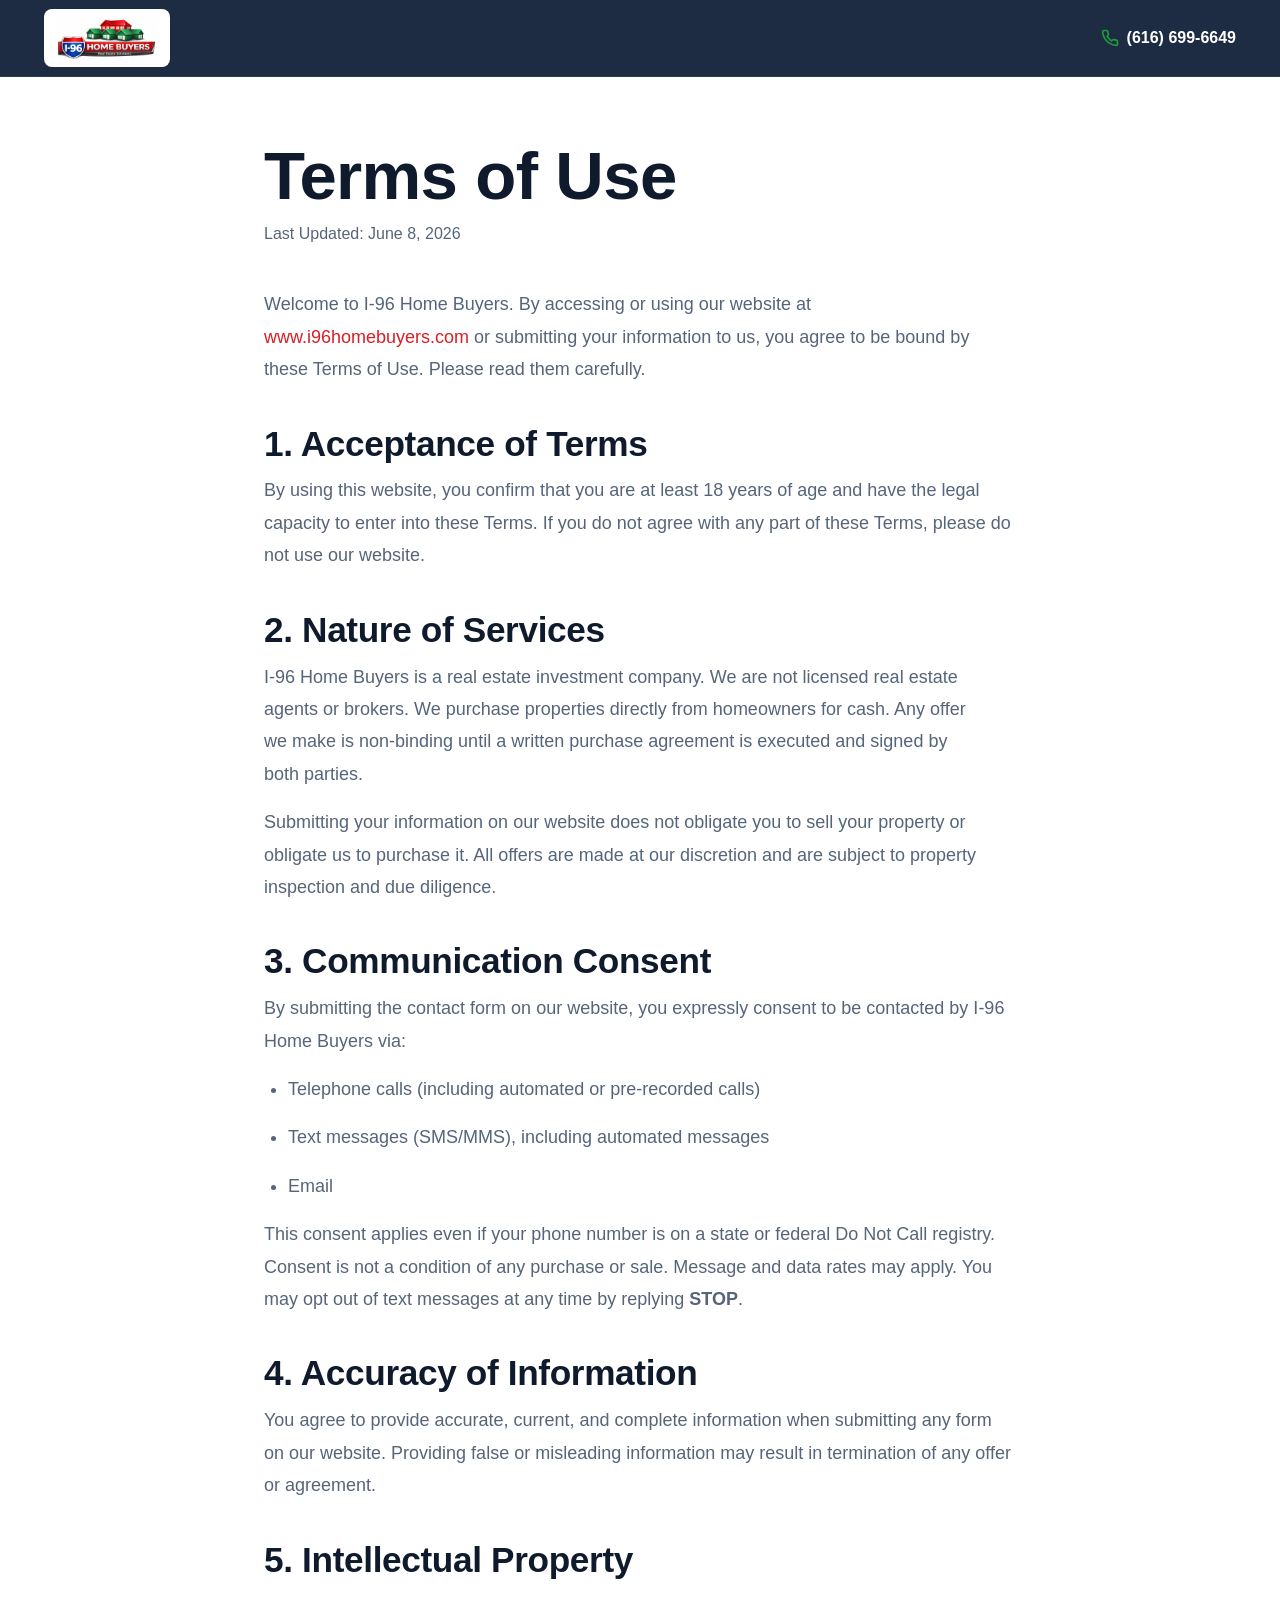
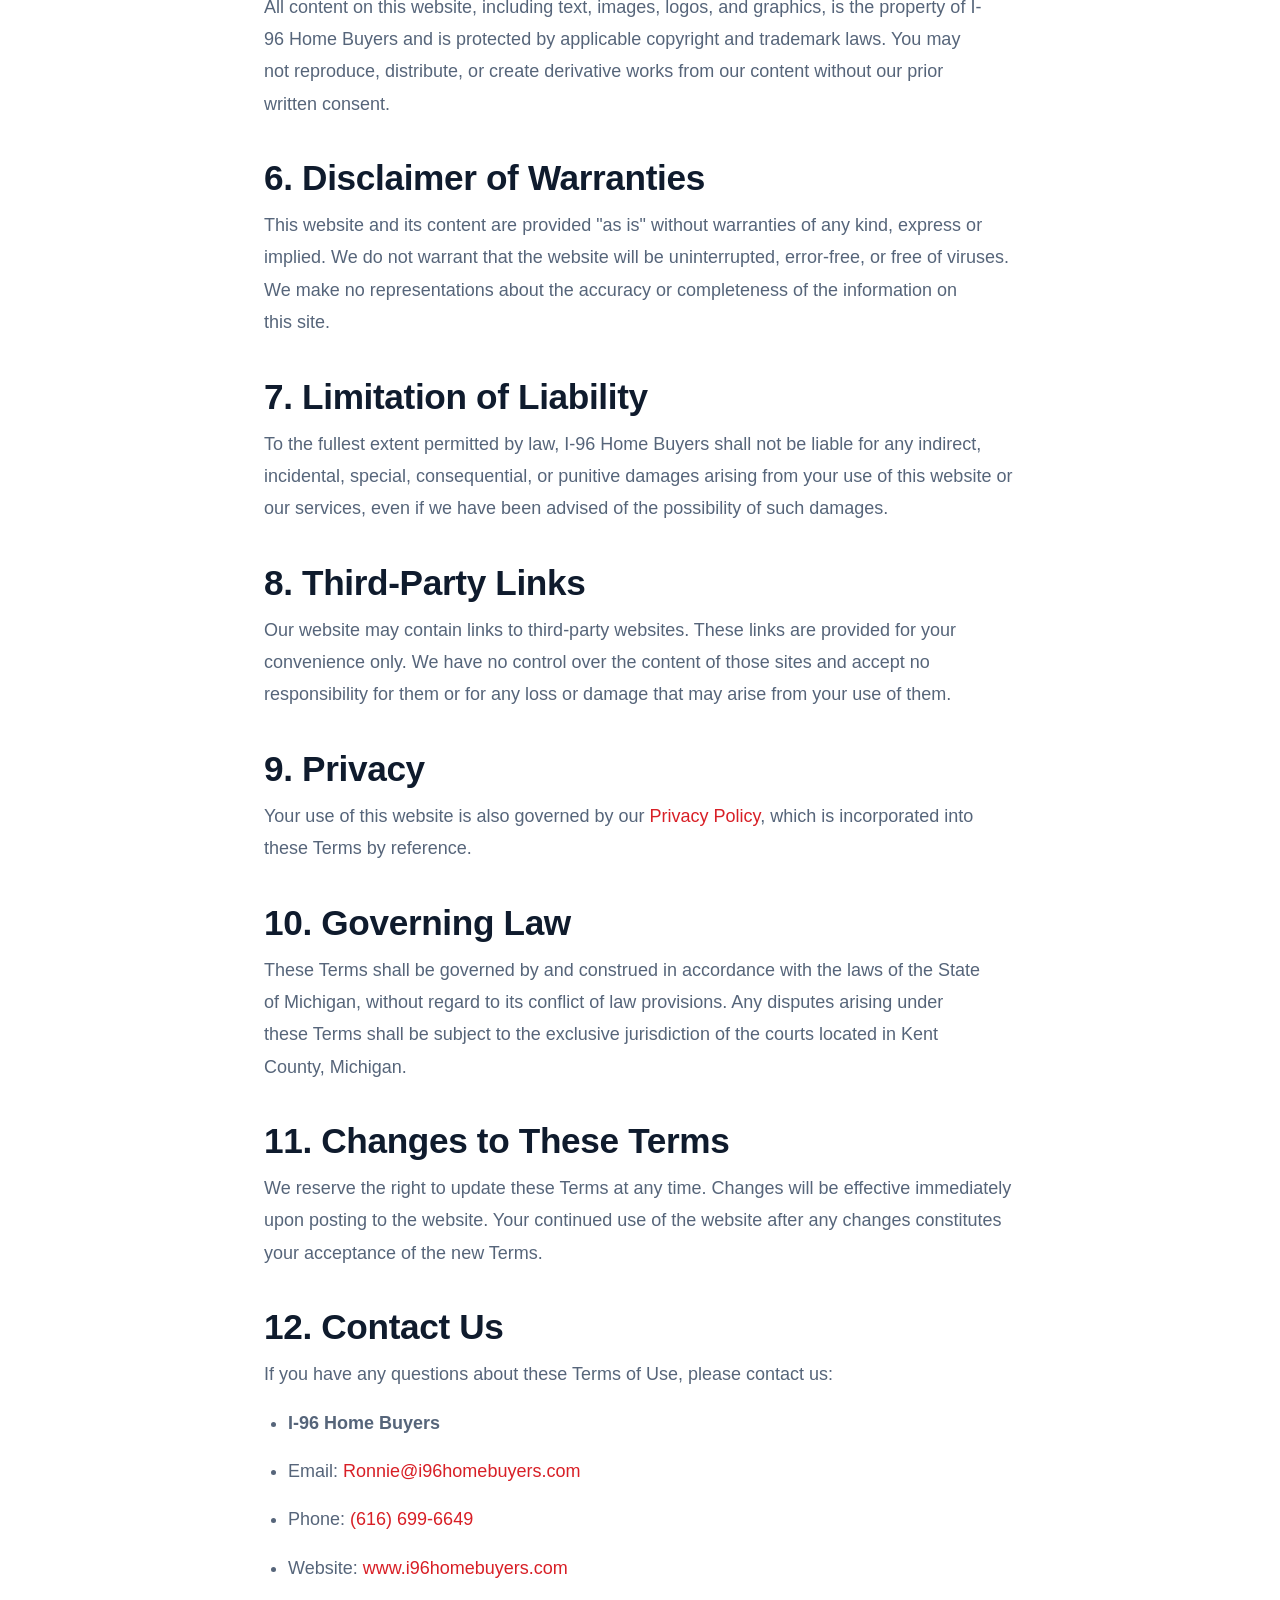
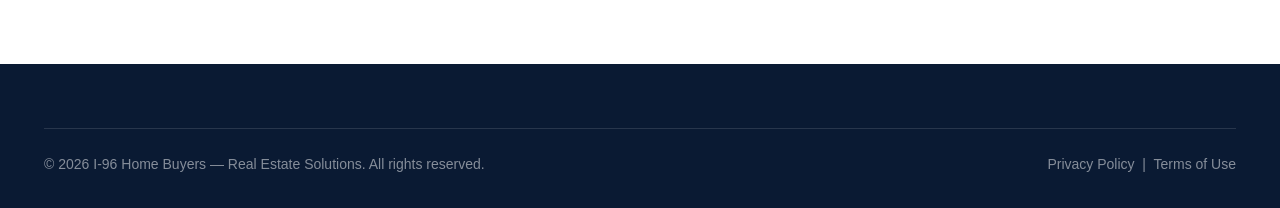
<file: terms.html>
<!DOCTYPE html>
<html lang="en">
<head>
  <meta charset="UTF-8" />
  <meta name="viewport" content="width=device-width, initial-scale=1.0" />
  <title>Terms of Use | I-96 Home Buyers</title>
  <meta name="description" content="Terms of Use for I-96 Home Buyers." />
  <meta name="robots" content="noindex, follow" />
  <link rel="canonical" href="https://www.i96homebuyers.com/terms.html" />
  <link rel="icon" href="images/logo.jpg" />
  <link href="https://api.fontshare.com/v2/css?f[]=clash-display@500,600,700&f[]=satoshi@400,500,700&display=swap" rel="stylesheet" />
  <link rel="stylesheet" href="css/style.css" />
  <style>
    .policy-page { max-width: 800px; margin: 0 auto; padding: var(--space-16) var(--space-6); }
    .policy-page h1 { font-size: var(--text-3xl); margin-bottom: var(--space-2); }
    .policy-page .last-updated { color: var(--color-text-muted); margin-bottom: var(--space-10); font-size: var(--text-sm); }
    .policy-page h2 { font-size: var(--text-xl); margin-top: var(--space-10); margin-bottom: var(--space-3); }
    .policy-page p, .policy-page li { color: var(--color-text-muted); line-height: 1.8; margin-bottom: var(--space-4); }
    .policy-page ul { padding-left: var(--space-6); margin-bottom: var(--space-4); }
    .policy-page a { color: var(--color-accent); }
  </style>
</head>
<body>
  <header class="header" id="header">
    <div class="container header__inner">
      <a href="/" class="header__logo" aria-label="I-96 Home Buyers home">
        <img src="images/logo.jpg" alt="I-96 Home Buyers" />
      </a>
      <div class="header__actions">
        <a href="tel:+16166996649" class="header__phone">
          <svg width="18" height="18" viewBox="0 0 24 24" fill="none" stroke="currentColor" stroke-width="2.2" stroke-linecap="round" stroke-linejoin="round"><path d="M22 16.92v3a2 2 0 0 1-2.18 2 19.79 19.79 0 0 1-8.63-3.07 19.5 19.5 0 0 1-6-6 19.79 19.79 0 0 1-3.07-8.67A2 2 0 0 1 4.11 2h3a2 2 0 0 1 2 1.72c.13.96.36 1.9.7 2.81a2 2 0 0 1-.45 2.11L8.09 9.91a16 16 0 0 0 6 6l1.27-1.27a2 2 0 0 1 2.11-.45c.91.34 1.85.57 2.81.7A2 2 0 0 1 22 16.92z"/></svg>
          <span>(616) 699-6649</span>
        </a>
      </div>
    </div>
  </header>

  <main>
    <div class="policy-page">
      <h1>Terms of Use</h1>
      <p class="last-updated">Last Updated: June 8, 2026</p>

      <p>Welcome to I-96 Home Buyers. By accessing or using our website at <a href="https://www.i96homebuyers.com">www.i96homebuyers.com</a> or submitting your information to us, you agree to be bound by these Terms of Use. Please read them carefully.</p>

      <h2>1. Acceptance of Terms</h2>
      <p>By using this website, you confirm that you are at least 18 years of age and have the legal capacity to enter into these Terms. If you do not agree with any part of these Terms, please do not use our website.</p>

      <h2>2. Nature of Services</h2>
      <p>I-96 Home Buyers is a real estate investment company. We are not licensed real estate agents or brokers. We purchase properties directly from homeowners for cash. Any offer we make is non-binding until a written purchase agreement is executed and signed by both parties.</p>
      <p>Submitting your information on our website does not obligate you to sell your property or obligate us to purchase it. All offers are made at our discretion and are subject to property inspection and due diligence.</p>

      <h2>3. Communication Consent</h2>
      <p>By submitting the contact form on our website, you expressly consent to be contacted by I-96 Home Buyers via:</p>
      <ul>
        <li>Telephone calls (including automated or pre-recorded calls)</li>
        <li>Text messages (SMS/MMS), including automated messages</li>
        <li>Email</li>
      </ul>
      <p>This consent applies even if your phone number is on a state or federal Do Not Call registry. Consent is not a condition of any purchase or sale. Message and data rates may apply. You may opt out of text messages at any time by replying <strong>STOP</strong>.</p>

      <h2>4. Accuracy of Information</h2>
      <p>You agree to provide accurate, current, and complete information when submitting any form on our website. Providing false or misleading information may result in termination of any offer or agreement.</p>

      <h2>5. Intellectual Property</h2>
      <p>All content on this website, including text, images, logos, and graphics, is the property of I-96 Home Buyers and is protected by applicable copyright and trademark laws. You may not reproduce, distribute, or create derivative works from our content without our prior written consent.</p>

      <h2>6. Disclaimer of Warranties</h2>
      <p>This website and its content are provided "as is" without warranties of any kind, express or implied. We do not warrant that the website will be uninterrupted, error-free, or free of viruses. We make no representations about the accuracy or completeness of the information on this site.</p>

      <h2>7. Limitation of Liability</h2>
      <p>To the fullest extent permitted by law, I-96 Home Buyers shall not be liable for any indirect, incidental, special, consequential, or punitive damages arising from your use of this website or our services, even if we have been advised of the possibility of such damages.</p>

      <h2>8. Third-Party Links</h2>
      <p>Our website may contain links to third-party websites. These links are provided for your convenience only. We have no control over the content of those sites and accept no responsibility for them or for any loss or damage that may arise from your use of them.</p>

      <h2>9. Privacy</h2>
      <p>Your use of this website is also governed by our <a href="/privacy.html">Privacy Policy</a>, which is incorporated into these Terms by reference.</p>

      <h2>10. Governing Law</h2>
      <p>These Terms shall be governed by and construed in accordance with the laws of the State of Michigan, without regard to its conflict of law provisions. Any disputes arising under these Terms shall be subject to the exclusive jurisdiction of the courts located in Kent County, Michigan.</p>

      <h2>11. Changes to These Terms</h2>
      <p>We reserve the right to update these Terms at any time. Changes will be effective immediately upon posting to the website. Your continued use of the website after any changes constitutes your acceptance of the new Terms.</p>

      <h2>12. Contact Us</h2>
      <p>If you have any questions about these Terms of Use, please contact us:</p>
      <ul>
        <li><strong>I-96 Home Buyers</strong></li>
        <li>Email: <a href="mailto:Ronnie@i96homebuyers.com">Ronnie@i96homebuyers.com</a></li>
        <li>Phone: <a href="tel:+16166996649">(616) 699-6649</a></li>
        <li>Website: <a href="https://www.i96homebuyers.com">www.i96homebuyers.com</a></li>
      </ul>
    </div>
  </main>

  <footer class="footer">
    <div class="container">
      <div class="footer__bottom">
        <span>© <span id="year"></span> I-96 Home Buyers — Real Estate Solutions. All rights reserved.</span>
        <span>
          <a href="/privacy.html" style="color:inherit">Privacy Policy</a> &nbsp;|&nbsp;
          <a href="/terms.html" style="color:inherit">Terms of Use</a>
        </span>
      </div>
    </div>
  </footer>
  <script src="js/main.js"></script>
</body>
</html>
</file>
<file: css/style.css>
/* ============================================================
   I-96 HOME BUYERS — Design System
   Brand palette derived from logo: interstate blue, bold red,
   house green, chrome/silver. Bold & trustworthy.
   ============================================================ */

/* ---- Tokens ---- */
:root {
  /* Type scale */
  --text-xs: clamp(0.75rem, 0.7rem + 0.25vw, 0.875rem);
  --text-sm: clamp(0.875rem, 0.8rem + 0.35vw, 1rem);
  --text-base: clamp(1rem, 0.95rem + 0.25vw, 1.125rem);
  --text-lg: clamp(1.125rem, 1rem + 0.75vw, 1.5rem);
  --text-xl: clamp(1.5rem, 1.2rem + 1.25vw, 2.25rem);
  --text-2xl: clamp(2rem, 1.2rem + 2.5vw, 3.5rem);
  --text-3xl: clamp(2.5rem, 1rem + 4vw, 5rem);

  /* Spacing */
  --space-1: 0.25rem;
  --space-2: 0.5rem;
  --space-3: 0.75rem;
  --space-4: 1rem;
  --space-5: 1.25rem;
  --space-6: 1.5rem;
  --space-8: 2rem;
  --space-10: 2.5rem;
  --space-12: 3rem;
  --space-16: 4rem;
  --space-20: 5rem;
  --space-24: 6rem;
  --space-32: 8rem;

  /* Radius */
  --radius-sm: 0.375rem;
  --radius-md: 0.5rem;
  --radius-lg: 0.75rem;
  --radius-xl: 1rem;
  --radius-2xl: 1.5rem;
  --radius-full: 9999px;

  --transition: 200ms cubic-bezier(0.16, 1, 0.3, 1);

  --content-narrow: 640px;
  --content-default: 1080px;
  --content-wide: 1240px;

  --font-display: 'Clash Display', 'Arial Black', sans-serif;
  --font-body: 'Satoshi', 'Helvetica Neue', sans-serif;
}

/* ---- Light (default) ---- */
:root,
[data-theme='light'] {
  --color-bg: #ffffff;
  --color-surface: #f6f8fb;
  --color-surface-2: #eef2f7;
  --color-surface-offset: #e7edf4;
  --color-border: #d7e0ea;
  --color-divider: #e4eaf1;

  --color-text: #0f1b2d;
  --color-text-muted: #56657a;
  --color-text-faint: #93a1b3;
  --color-text-inverse: #ffffff;

  /* Interstate blue (primary) */
  --color-primary: #0d3b8c;
  --color-primary-hover: #0a2f70;
  --color-primary-active: #082452;
  --color-primary-soft: #e6edf8;

  /* Bold red (action / accent) */
  --color-accent: #d81f26;
  --color-accent-hover: #b8161c;
  --color-accent-active: #971216;
  --color-accent-soft: #fdeaea;

  /* House green (success / trust ticks) */
  --color-green: #1f9d3d;
  --color-green-soft: #e6f6ea;

  --color-navy: #0a1a33;
  --color-navy-2: #0f2447;

  --shadow-sm: 0 1px 3px rgba(15, 27, 45, 0.08);
  --shadow-md: 0 8px 24px rgba(15, 27, 45, 0.10);
  --shadow-lg: 0 20px 50px rgba(15, 27, 45, 0.16);
  --shadow-accent: 0 10px 30px rgba(216, 31, 38, 0.32);
}

/* ---- Dark ---- */
[data-theme='dark'] {
  --color-bg: #0a1422;
  --color-surface: #0f1d31;
  --color-surface-2: #14253d;
  --color-surface-offset: #1a2e4a;
  --color-border: #233a5c;
  --color-divider: #1b2f4c;

  --color-text: #e7eef7;
  --color-text-muted: #95a6bd;
  --color-text-faint: #5f718b;
  --color-text-inverse: #0a1422;

  --color-primary: #4d86e0;
  --color-primary-hover: #6a9be8;
  --color-primary-active: #82acec;
  --color-primary-soft: #16294a;

  --color-accent: #f0454c;
  --color-accent-hover: #f4666c;
  --color-accent-active: #f78a8f;
  --color-accent-soft: #2a1416;

  --color-green: #3fc35e;
  --color-green-soft: #14271a;

  --color-navy: #060f1c;
  --color-navy-2: #0b1c36;

  --shadow-sm: 0 1px 3px rgba(0, 0, 0, 0.4);
  --shadow-md: 0 8px 24px rgba(0, 0, 0, 0.45);
  --shadow-lg: 0 20px 50px rgba(0, 0, 0, 0.55);
  --shadow-accent: 0 10px 30px rgba(240, 69, 76, 0.28);
}

@media (prefers-color-scheme: dark) {
  :root:not([data-theme]) {
    --color-bg: #0a1422;
    --color-surface: #0f1d31;
    --color-surface-2: #14253d;
    --color-surface-offset: #1a2e4a;
    --color-border: #233a5c;
    --color-divider: #1b2f4c;
    --color-text: #e7eef7;
    --color-text-muted: #95a6bd;
    --color-text-faint: #5f718b;
    --color-text-inverse: #0a1422;
    --color-primary: #4d86e0;
    --color-primary-hover: #6a9be8;
    --color-primary-active: #82acec;
    --color-primary-soft: #16294a;
    --color-accent: #f0454c;
    --color-accent-hover: #f4666c;
    --color-accent-active: #f78a8f;
    --color-accent-soft: #2a1416;
    --color-green: #3fc35e;
    --color-green-soft: #14271a;
    --color-navy: #060f1c;
    --color-navy-2: #0b1c36;
  }
}

/* ============================================================
   Base
   ============================================================ */
*, *::before, *::after { box-sizing: border-box; margin: 0; padding: 0; }

html {
  -webkit-text-size-adjust: none;
  text-size-adjust: none;
  -webkit-font-smoothing: antialiased;
  -moz-osx-font-smoothing: grayscale;
  text-rendering: optimizeLegibility;
  scroll-behavior: smooth;
  scroll-padding-top: 90px;
}

body {
  min-height: 100dvh;
  line-height: 1.6;
  font-family: var(--font-body);
  font-size: var(--text-base);
  color: var(--color-text);
  background-color: var(--color-bg);
  overflow-x: hidden;
}

img, picture, svg { display: block; max-width: 100%; height: auto; }
ul[role='list'] { list-style: none; }
input, button, textarea, select { font: inherit; color: inherit; }

h1, h2, h3, h4 {
  font-family: var(--font-display);
  text-wrap: balance;
  line-height: 1.05;
  font-weight: 600;
  letter-spacing: -0.01em;
}
p { text-wrap: pretty; }

a { color: inherit; text-decoration: none; }

button { cursor: pointer; background: none; border: none; }

:focus-visible {
  outline: 3px solid var(--color-accent);
  outline-offset: 3px;
  border-radius: var(--radius-sm);
}

::selection { background: var(--color-accent); color: #fff; }

@media (prefers-reduced-motion: reduce) {
  *, *::before, *::after {
    animation-duration: 0.01ms !important;
    transition-duration: 0.01ms !important;
    scroll-behavior: auto !important;
  }
}

.sr-only {
  position: absolute; width: 1px; height: 1px; padding: 0; margin: -1px;
  overflow: hidden; clip: rect(0,0,0,0); white-space: nowrap; border: 0;
}

/* ============================================================
   Layout helpers
   ============================================================ */
.container {
  width: 100%;
  max-width: var(--content-wide);
  margin-inline: auto;
  padding-inline: var(--space-6);
}
.section { padding-block: clamp(var(--space-16), 9vw, var(--space-32)); }
.section--tight { padding-block: clamp(var(--space-12), 6vw, var(--space-20)); }

.eyebrow {
  display: inline-flex;
  align-items: center;
  gap: var(--space-2);
  font-family: var(--font-body);
  font-size: var(--text-xs);
  font-weight: 700;
  letter-spacing: 0.12em;
  text-transform: uppercase;
  color: var(--color-accent);
}
.eyebrow::before {
  content: '';
  width: 22px; height: 2px;
  background: var(--color-accent);
  border-radius: 2px;
}

.section-head { max-width: 680px; margin-bottom: var(--space-12); }
.section-head h2 {
  font-size: var(--text-2xl);
  margin-top: var(--space-3);
}
.section-head p {
  margin-top: var(--space-4);
  color: var(--color-text-muted);
  font-size: var(--text-lg);
}
.section-head--center { margin-inline: auto; text-align: center; }
.section-head--center .eyebrow { justify-content: center; }

/* ============================================================
   Buttons
   ============================================================ */
.btn {
  display: inline-flex;
  align-items: center;
  justify-content: center;
  gap: var(--space-2);
  font-family: var(--font-body);
  font-weight: 700;
  font-size: var(--text-sm);
  padding: var(--space-4) var(--space-6);
  border-radius: var(--radius-full);
  transition: transform var(--transition), background var(--transition), box-shadow var(--transition);
  white-space: nowrap;
}
.btn:hover { transform: translateY(-2px); }
.btn:active { transform: translateY(0); }

.btn--accent {
  background: var(--color-accent);
  color: #fff;
  box-shadow: var(--shadow-accent);
}
.btn--accent:hover { background: var(--color-accent-hover); }

.btn--primary {
  background: var(--color-primary);
  color: #fff;
}
.btn--primary:hover { background: var(--color-primary-hover); }

.btn--ghost {
  background: transparent;
  color: var(--color-text);
  border: 2px solid var(--color-border);
}
.btn--ghost:hover { border-color: var(--color-primary); color: var(--color-primary); }

.btn--lg { padding: var(--space-5) var(--space-10); font-size: var(--text-base); }
.btn--block { width: 100%; }

/* ============================================================
   Header
   ============================================================ */
.header {
  position: sticky;
  top: 0;
  z-index: 100;
  background: color-mix(in srgb, var(--color-navy) 92%, transparent);
  backdrop-filter: blur(12px);
  border-bottom: 1px solid rgba(255,255,255,0.08);
  transition: box-shadow var(--transition);
}
.header--scrolled { box-shadow: 0 6px 24px rgba(0,0,0,0.35); }
.header__inner {
  display: flex;
  align-items: center;
  justify-content: space-between;
  gap: var(--space-6);
  height: 76px;
}
.header__logo {
  background: #fff;
  padding: var(--space-2) var(--space-3);
  border-radius: var(--radius-md);
  box-shadow: var(--shadow-sm);
  display: flex;
  align-items: center;
}
.header__logo img { height: 42px; width: auto; }

.nav {
  display: flex;
  align-items: center;
  gap: var(--space-8);
}
.nav__links {
  display: flex;
  align-items: center;
  gap: var(--space-7, 1.75rem);
}
.nav__links a {
  font-size: var(--text-sm);
  font-weight: 600;
  color: rgba(255,255,255,0.82);
  transition: color var(--transition);
}
.nav__links a:hover { color: #fff; }

.header__actions { display: flex; align-items: center; gap: var(--space-3); }
.header__phone {
  display: inline-flex;
  align-items: center;
  gap: var(--space-2);
  font-weight: 700;
  font-size: var(--text-sm);
  color: #fff;
}
.header__phone svg { color: var(--color-green); }

.theme-toggle {
  width: 40px; height: 40px;
  display: grid; place-items: center;
  border-radius: var(--radius-full);
  color: rgba(255,255,255,0.85);
  border: 1px solid rgba(255,255,255,0.15);
}
.theme-toggle:hover { background: rgba(255,255,255,0.1); color: #fff; }

.nav-toggle { display: none; width: 44px; height: 44px; place-items: center; color: #fff; border-radius: var(--radius-md); }

/* ============================================================
   Hero
   ============================================================ */
.hero {
  position: relative;
  background: linear-gradient(160deg, var(--color-navy) 0%, var(--color-navy-2) 55%, var(--color-primary) 130%);
  color: #fff;
  overflow: hidden;
}
.hero::before {
  content: '';
  position: absolute; inset: 0;
  background-image: radial-gradient(circle at 85% 15%, rgba(216,31,38,0.18), transparent 40%);
  pointer-events: none;
}
.hero__grid {
  display: grid;
  grid-template-columns: 1.05fr 0.95fr;
  gap: clamp(var(--space-8), 5vw, var(--space-20));
  align-items: center;
  padding-block: clamp(var(--space-16), 8vw, var(--space-24));
}
.hero__badge {
  display: inline-flex;
  align-items: center;
  gap: var(--space-2);
  background: rgba(255,255,255,0.08);
  border: 1px solid rgba(255,255,255,0.16);
  padding: var(--space-2) var(--space-4);
  border-radius: var(--radius-full);
  font-size: var(--text-xs);
  font-weight: 600;
  letter-spacing: 0.04em;
  color: rgba(255,255,255,0.92);
}
.hero__badge .dot { width: 8px; height: 8px; border-radius: 50%; background: var(--color-green); box-shadow: 0 0 0 4px rgba(31,157,61,0.25); }

.hero h1 {
  font-size: var(--text-3xl);
  margin-top: var(--space-6);
  color: #fff;
}
.hero h1 .accent { color: #ff8086; }
.hero__sub {
  margin-top: var(--space-6);
  font-size: var(--text-lg);
  color: rgba(255,255,255,0.82);
  max-width: 48ch;
}

/* ---- VSL Video Section ---- */
.vsl-section { padding-top: var(--space-8); padding-bottom: var(--space-16); }
.vsl-wrap { max-width: 860px; margin: var(--space-8) auto 0; width: 100%; }
.vsl-frame {
  position: relative;
  width: 100%;
  padding-bottom: 56.25%; /* 16:9 fallback */
  aspect-ratio: 16 / 9;
  border-radius: var(--radius-xl);
  overflow: hidden;
  box-shadow: 0 24px 60px -12px rgba(0,0,0,0.6);
  border: 1px solid rgba(255,255,255,0.1);
  background: #0c1622;
}
.vsl-frame iframe {
  position: absolute;
  top: 0; left: 0;
  width: 100%;
  height: 100%;
  border: 0;
}

.hero__cta { display: flex; flex-wrap: wrap; gap: var(--space-4); margin-top: var(--space-8); }

.hero__trust {
  margin-top: var(--space-10);
  display: flex;
  flex-wrap: wrap;
  gap: var(--space-6) var(--space-8);
}
.hero__trust-item {
  display: flex;
  align-items: center;
  gap: var(--space-3);
}
.hero__trust-item svg { color: var(--color-green); flex-shrink: 0; }
.hero__trust-item span { font-size: var(--text-sm); color: rgba(255,255,255,0.9); font-weight: 500; }

/* Hero form card */
.lead-card {
  background: var(--color-bg);
  color: var(--color-text);
  border-radius: var(--radius-2xl);
  box-shadow: var(--shadow-lg);
  overflow: hidden;
  border: 1px solid rgba(255,255,255,0.1);
}
.lead-card__head {
  background: var(--color-accent);
  color: #fff;
  padding: var(--space-6) var(--space-6);
  text-align: center;
}
.lead-card__head h2 {
  color: #fff;
  font-size: var(--text-xl);
}
.lead-card__head p { font-size: var(--text-sm); opacity: 0.92; margin-top: var(--space-1); }
.lead-card__body { padding: var(--space-6); }

/* ============================================================
   Forms
   ============================================================ */
.form-row { display: grid; gap: var(--space-4); }
.form-row--2 { grid-template-columns: 1fr 1fr; }
.field { display: flex; flex-direction: column; gap: var(--space-2); margin-bottom: var(--space-4); min-width: 0; }
.field input, .field select, .field textarea { width: 100%; min-width: 0; max-width: 100%; }
.field label {
  font-size: var(--text-xs);
  font-weight: 700;
  letter-spacing: 0.04em;
  text-transform: uppercase;
  color: var(--color-text-muted);
}
.field label .req { color: var(--color-accent); }
.field input,
.field select,
.field textarea {
  padding: var(--space-4);
  border-radius: var(--radius-md);
  border: 1.5px solid var(--color-border);
  background: var(--color-surface);
  color: var(--color-text);
  font-size: var(--text-base);
  transition: border-color var(--transition), box-shadow var(--transition);
}
.field input::placeholder, .field textarea::placeholder { color: var(--color-text-faint); }
.field input:focus,
.field select:focus,
.field textarea:focus {
  outline: none;
  border-color: var(--color-primary);
  box-shadow: 0 0 0 3px var(--color-primary-soft);
}
.field--error input, .field--error select { border-color: var(--color-accent); }
.field__msg { font-size: var(--text-xs); color: var(--color-accent); min-height: 0; }
.form-consent {
  font-size: 0.72rem;
  line-height: 1.5;
  color: var(--color-text-faint);
  text-align: center;
  margin-top: var(--space-4);
}

/* SMS consent checkbox */
.sms-consent-field { margin-top: var(--space-4); margin-bottom: var(--space-2); }
.sms-consent-label {
  display: flex;
  flex-direction: row;
  align-items: flex-start;
  gap: 10px;
  cursor: pointer;
  font-size: 0.72rem;
  line-height: 1.5;
  color: var(--color-text-faint);
  text-transform: none;
}
.sms-consent-label input[type="checkbox"] {
  flex-shrink: 0;
  width: 16px;
  height: 16px;
  min-width: 16px;
  margin-top: 2px;
  accent-color: var(--color-accent);
  cursor: pointer;
  display: block;
}
.sms-consent-label span { text-transform: none; }
.sms-consent-label a { color: var(--color-accent); text-decoration: underline; }

.form-note {
  font-size: var(--text-xs);
  color: var(--color-text-faint);
  text-align: center;
  margin-top: var(--space-3);
  display: flex;
  align-items: center;
  justify-content: center;
  gap: var(--space-2);
}

.form-success {
  display: none;
  text-align: center;
  padding: var(--space-8) var(--space-4);
}
.form-success.active { display: block; }
.form-success__icon {
  width: 64px; height: 64px;
  margin: 0 auto var(--space-5);
  display: grid; place-items: center;
  border-radius: 50%;
  background: var(--color-green-soft);
  color: var(--color-green);
}
.form-success h3 { font-size: var(--text-xl); margin-bottom: var(--space-3); }
.form-success p { color: var(--color-text-muted); }

/* ---- Success: thank-you video slot (optional) ---- */
.success-video { margin: var(--space-6) 0 var(--space-2); }
.success-video__frame {
  position: relative; aspect-ratio: 16/9;
  border-radius: var(--radius-lg); overflow: hidden;
  border: 1px solid rgba(255,255,255,0.12);
  background: radial-gradient(120% 120% at 50% 25%, rgba(216,31,38,0.28), transparent 60%), linear-gradient(160deg,#142436,#0a1320);
  display: grid; place-items: center; cursor: pointer;
}
.success-video__frame iframe { position: absolute; inset: 0; width: 100%; height: 100%; border: 0; }
.success-video__play {
  display: grid; place-items: center; width: 64px; height: 64px;
  border-radius: var(--radius-full); border: none; cursor: pointer; color: #fff;
  background: var(--color-accent); box-shadow: 0 10px 26px -6px rgba(216,31,38,.6); padding-left: 3px;
}
.success-video__caption { position: absolute; bottom: 12px; font-size: var(--text-xs); color: rgba(255,255,255,.9); }

/* ---- Success: stepped next-actions ---- */
.success-step {
  display: flex; align-items: flex-start; gap: var(--space-3);
  text-align: left; margin-top: var(--space-5);
}
.success-step__num {
  flex-shrink: 0; width: 28px; height: 28px; border-radius: var(--radius-full);
  display: grid; place-items: center; font-weight: 700; font-size: var(--text-sm);
  background: var(--color-accent); color: #fff; margin-top: 2px;
}
.success-step__body { flex: 1; }
.success-step__label { font-weight: 600; font-size: var(--text-base); color: var(--color-text); }
.success-step__hint { font-size: var(--text-xs); color: var(--color-text-muted); margin-top: 2px; }

.success-call {
  display: inline-flex; align-items: center; gap: var(--space-2);
  margin-top: var(--space-3); padding: var(--space-3) var(--space-5);
  border-radius: var(--radius-full); text-decoration: none;
  background: var(--color-green, #16a34a); color: #fff; font-weight: 700; font-size: var(--text-base);
  box-shadow: 0 8px 22px -8px rgba(22,163,74,.6); transition: transform .15s ease, filter .15s ease;
}
.success-call:hover { transform: translateY(-2px); filter: brightness(1.05); }
.success-call svg { flex-shrink: 0; }

.success-divider {
  display: flex; align-items: center; gap: var(--space-3);
  margin: var(--space-6) 0 var(--space-2); color: var(--color-text-muted);
}
.success-divider::before, .success-divider::after {
  content: ""; flex: 1; height: 1px; background: rgba(255,255,255,0.14);
}
.success-divider span { font-size: var(--text-xs); white-space: nowrap; text-transform: uppercase; letter-spacing: .08em; }

/* Calendly inline embed */
.calendly-embed {
  min-width: 280px; height: 660px; width: 100%;
  margin-top: var(--space-4);
  border-radius: var(--radius-lg); overflow: hidden;
  border: 1px solid rgba(255,255,255,0.1);
}

/* Free guide download card (lead magnet) */
.success-guide {
  display: flex; align-items: center; gap: var(--space-4);
  margin-top: var(--space-6); padding: var(--space-4) var(--space-5);
  border-radius: var(--radius-lg); text-align: left; text-decoration: none;
  background: linear-gradient(135deg, rgba(216,31,38,0.16), rgba(216,31,38,0.06));
  border: 1px solid rgba(216,31,38,0.45);
  transition: transform .16s ease, box-shadow .16s ease, border-color .16s ease;
}
.success-guide:hover {
  transform: translateY(-2px);
  border-color: var(--color-accent);
  box-shadow: 0 12px 30px -10px rgba(216,31,38,0.5);
}
.success-guide__icon {
  flex-shrink: 0; width: 46px; height: 46px; border-radius: var(--radius-md);
  display: grid; place-items: center; color: #fff;
  background: var(--color-accent); box-shadow: 0 6px 16px -6px rgba(216,31,38,0.7);
}
.success-guide__body { flex: 1; min-width: 0; }
.success-guide__title { font-weight: 700; font-size: var(--text-base); color: var(--color-text); }
.success-guide__sub { font-size: var(--text-xs); color: var(--color-text-muted); margin-top: 2px; }
.success-guide__cta {
  flex-shrink: 0; font-weight: 700; font-size: var(--text-sm);
  color: var(--color-accent); white-space: nowrap;
}
@media (max-width: 460px) {
  .success-guide { flex-wrap: wrap; }
  .success-guide__cta { width: 100%; text-align: center; margin-top: var(--space-2); }
}

@media (max-width: 600px) {
  .calendly-embed { height: auto; }
  .calendly-embed iframe { height: 700px !important; }
}

/* ============================================================
   Logo strip / stats
   ============================================================ */
.stats {
  background: var(--color-surface);
  border-block: 1px solid var(--color-divider);
}
.stats__grid {
  display: grid;
  grid-template-columns: repeat(4, 1fr);
  gap: var(--space-6);
  text-align: center;
}
.stat__num {
  font-family: var(--font-display);
  font-size: var(--text-2xl);
  font-weight: 600;
  color: var(--color-primary);
  line-height: 1;
}
.stat__label { font-size: var(--text-sm); color: var(--color-text-muted); margin-top: var(--space-2); }

/* ============================================================
   How it works
   ============================================================ */
.steps {
  display: grid;
  grid-template-columns: repeat(3, 1fr);
  gap: var(--space-6);
  counter-reset: step;
}
.step {
  position: relative;
  background: var(--color-bg);
  border: 1px solid var(--color-divider);
  border-radius: var(--radius-xl);
  padding: var(--space-8);
  transition: transform var(--transition), box-shadow var(--transition), border-color var(--transition);
}
.step:hover { transform: translateY(-4px); box-shadow: var(--shadow-md); border-color: var(--color-primary); }
.step__num {
  width: 52px; height: 52px;
  display: grid; place-items: center;
  border-radius: var(--radius-md);
  background: var(--color-primary);
  color: #fff;
  font-family: var(--font-display);
  font-size: var(--text-lg);
  font-weight: 600;
  margin-bottom: var(--space-5);
}
.step:nth-child(2) .step__num { background: var(--color-accent); }
.step:nth-child(3) .step__num { background: var(--color-green); }
.step h3 { font-size: var(--text-lg); margin-bottom: var(--space-3); }
.step p { color: var(--color-text-muted); font-size: var(--text-base); }

/* ============================================================
   Benefits (why us) — split with image
   ============================================================ */
.split {
  display: grid;
  grid-template-columns: 1fr 1fr;
  gap: clamp(var(--space-8), 5vw, var(--space-16));
  align-items: center;
}
.split__media {
  border-radius: var(--radius-2xl);
  overflow: hidden;
  box-shadow: var(--shadow-lg);
}
.split__media img { width: 100%; height: 100%; object-fit: cover; }
.benefit-list { display: grid; gap: var(--space-5); margin-top: var(--space-8); }
.benefit {
  display: flex;
  gap: var(--space-4);
  align-items: flex-start;
}
.benefit__icon {
  flex-shrink: 0;
  width: 44px; height: 44px;
  display: grid; place-items: center;
  border-radius: var(--radius-md);
  background: var(--color-green-soft);
  color: var(--color-green);
}
.benefit h4 { font-family: var(--font-body); font-weight: 700; font-size: var(--text-base); margin-bottom: var(--space-1); }
.benefit p { color: var(--color-text-muted); font-size: var(--text-sm); }

/* ============================================================
   Comparison table
   ============================================================ */
.compare {
  background: var(--color-surface);
}
.compare__table {
  background: var(--color-bg);
  border-radius: var(--radius-xl);
  overflow: hidden;
  box-shadow: var(--shadow-md);
  border: 1px solid var(--color-divider);
}
.compare__row {
  display: grid;
  grid-template-columns: 1.4fr 1fr 1fr;
  align-items: center;
}
.compare__row + .compare__row { border-top: 1px solid var(--color-divider); }
.compare__row > div { padding: var(--space-5) var(--space-5); }
.compare__head { background: var(--color-navy); color: #fff; }
.compare__head > div { font-family: var(--font-display); font-weight: 600; }
.compare__head .col-us { background: var(--color-accent); }
.compare__feat { font-weight: 600; }
.compare__cell {
  display: flex;
  align-items: center;
  gap: var(--space-2);
  font-size: var(--text-sm);
  color: var(--color-text-muted);
}
.col-us-cell { background: var(--color-accent-soft); font-weight: 600; color: var(--color-text); }
.compare__cell svg.yes { color: var(--color-green); }
.compare__cell svg.no { color: var(--color-text-faint); }

/* ============================================================
   Testimonials + video
   ============================================================ */
.testimonials { background: var(--color-navy); color: #fff; }
.testimonials .section-head h2 { color: #fff; }
.testimonials .section-head p { color: rgba(255,255,255,0.75); }

.video-wrap {
  position: relative;
  border-radius: var(--radius-2xl);
  overflow: hidden;
  box-shadow: var(--shadow-lg);
  aspect-ratio: 16 / 9;
  background: #000;
  margin-bottom: var(--space-12);
}
.video-wrap video, .video-wrap iframe { width: 100%; height: 100%; object-fit: cover; border: 0; }
/* Vertical YouTube Short */
.video-wrap--short {
  aspect-ratio: 9 / 16;
  max-width: 360px;
  margin-left: auto;
  margin-right: auto;
}
.video-wrap--short iframe { object-fit: contain; }
.video-feature .video-wrap--short { margin-top: var(--space-10); }
.about__body { margin-top: var(--space-5); display: flex; flex-direction: column; gap: var(--space-4); }
.about__body p { color: var(--color-text-muted); font-size: var(--text-lg); line-height: 1.7; }
/* Real seller photo strip */
.seller-photos {
  display: grid;
  grid-template-columns: repeat(2, 1fr);
  gap: var(--space-6);
  max-width: 760px;
  margin: 0 auto var(--space-12);
}
.seller-photo { margin: 0; }
.seller-photo img {
  width: 100%;
  aspect-ratio: 4 / 3;
  object-fit: cover;
  border-radius: var(--radius-xl);
  box-shadow: var(--shadow-lg);
}
.seller-photo figcaption {
  margin-top: var(--space-3);
  text-align: center;
  font-size: var(--text-sm);
  color: rgba(255,255,255,0.75);
}
@media (max-width: 640px) {
  .seller-photos { grid-template-columns: 1fr; }
}
.video-placeholder {
  position: absolute; inset: 0;
  display: grid; place-items: center;
  text-align: center;
  background:
    linear-gradient(rgba(10,26,51,0.78), rgba(10,26,51,0.86)),
    url('../images/handshake.png') center/cover;
  color: #fff;
}
.video-placeholder__btn {
  width: 84px; height: 84px;
  border-radius: 50%;
  background: var(--color-accent);
  display: grid; place-items: center;
  margin: 0 auto var(--space-5);
  box-shadow: var(--shadow-accent);
  transition: transform var(--transition);
}
.video-placeholder:hover .video-placeholder__btn { transform: scale(1.06); }
.video-placeholder p { font-weight: 600; }
.video-placeholder small { display:block; color: rgba(255,255,255,0.7); margin-top: var(--space-2); font-weight: 400; }

.quote-grid {
  display: grid;
  grid-template-columns: repeat(3, 1fr);
  gap: var(--space-6);
}
.quote {
  background: rgba(255,255,255,0.05);
  border: 1px solid rgba(255,255,255,0.1);
  border-radius: var(--radius-xl);
  padding: var(--space-8);
}
.quote__stars { color: #ffc531; display: flex; gap: 2px; margin-bottom: var(--space-4); }
.quote p { color: rgba(255,255,255,0.92); font-size: var(--text-base); }
.quote__author { margin-top: var(--space-5); display: flex; align-items: center; gap: var(--space-3); }
.quote__avatar {
  width: 44px; height: 44px; border-radius: 50%;
  background: var(--color-primary);
  display: grid; place-items: center;
  font-weight: 700; color: #fff;
}
.quote__name { font-weight: 700; font-size: var(--text-sm); }
.quote__loc { font-size: var(--text-xs); color: rgba(255,255,255,0.6); }

/* ============================================================
   FAQ
   ============================================================ */
.faq { max-width: 820px; margin-inline: auto; }
.faq__item {
  border: 1px solid var(--color-divider);
  border-radius: var(--radius-lg);
  margin-bottom: var(--space-4);
  overflow: hidden;
  background: var(--color-bg);
  transition: border-color var(--transition);
}
.faq__item[open] { border-color: var(--color-primary); }
.faq__item summary {
  list-style: none;
  cursor: pointer;
  padding: var(--space-5) var(--space-6);
  font-family: var(--font-body);
  font-weight: 700;
  font-size: var(--text-base);
  display: flex;
  align-items: center;
  justify-content: space-between;
  gap: var(--space-4);
}
.faq__item summary::-webkit-details-marker { display: none; }
.faq__item summary .icon {
  flex-shrink: 0;
  transition: transform var(--transition);
  color: var(--color-primary);
}
.faq__item[open] summary .icon { transform: rotate(45deg); }
.faq__answer { padding: 0 var(--space-6) var(--space-5); color: var(--color-text-muted); }

/* ============================================================
   Final CTA
   ============================================================ */
.cta-final {
  background: linear-gradient(150deg, var(--color-accent), var(--color-accent-active));
  color: #fff;
  text-align: center;
}
.cta-final h2 { color: #fff; font-size: var(--text-2xl); }
.cta-final p { color: rgba(255,255,255,0.9); font-size: var(--text-lg); max-width: 52ch; margin: var(--space-4) auto 0; }
.cta-final .btn--ghost { color: #fff; border-color: rgba(255,255,255,0.6); }
.cta-final .btn--ghost:hover { background: rgba(255,255,255,0.12); color: #fff; border-color: #fff; }
.cta-final__btns { display: flex; flex-wrap: wrap; gap: var(--space-4); justify-content: center; margin-top: var(--space-8); }
.cta-final .btn--accent { background: #fff; color: var(--color-accent); box-shadow: var(--shadow-lg); }
.cta-final .btn--accent:hover { background: #fff; }

/* ============================================================
   Footer
   ============================================================ */
.footer {
  background: var(--color-navy);
  color: rgba(255,255,255,0.7);
  padding-block: var(--space-16) var(--space-8);
}
.footer__grid {
  display: grid;
  grid-template-columns: 1.6fr 1fr 1fr;
  gap: var(--space-12);
  margin-bottom: var(--space-12);
}
.footer__logo {
  background: #fff; display: inline-flex; padding: var(--space-2) var(--space-3);
  border-radius: var(--radius-md); margin-bottom: var(--space-5);
}
.footer__logo img { height: 38px; }
.footer p { font-size: var(--text-sm); max-width: 42ch; }
.footer h4 { color: #fff; font-family: var(--font-body); font-size: var(--text-sm); text-transform: uppercase; letter-spacing: 0.08em; margin-bottom: var(--space-4); }
.footer__col a, .footer__col li { display: block; font-size: var(--text-sm); margin-bottom: var(--space-3); color: rgba(255,255,255,0.7); }
.footer__col a:hover { color: #fff; }
.footer__contact-item { display: flex; gap: var(--space-3); align-items: flex-start; margin-bottom: var(--space-4); font-size: var(--text-sm); }
.footer__contact-item svg { color: var(--color-green); flex-shrink: 0; margin-top: 2px; }
.footer__bottom {
  border-top: 1px solid rgba(255,255,255,0.12);
  padding-top: var(--space-6);
  display: flex;
  flex-wrap: wrap;
  justify-content: space-between;
  gap: var(--space-4);
  font-size: var(--text-xs);
  color: rgba(255,255,255,0.5);
}
.placeholder-tag {
  display: inline-block;
  background: rgba(255,197,49,0.18);
  color: #ffc531;
  padding: 0 var(--space-2);
  border-radius: var(--radius-sm);
  font-size: 0.85em;
}

/* ============================================================
   Reveal animation
   ============================================================ */
.reveal { opacity: 0; transform: translateY(24px); transition: opacity 0.7s ease, transform 0.7s cubic-bezier(0.16,1,0.3,1); }
.reveal.in { opacity: 1; transform: none; }

/* ============================================================
   Responsive
   ============================================================ */
@media (max-width: 980px) {
  .hero__grid { grid-template-columns: 1fr; }
  .lead-card { max-width: 520px; }
  .split { grid-template-columns: 1fr; }
  .split--reverse .split__media { order: -1; }
  .footer__grid { grid-template-columns: 1fr 1fr; }
}

@media (max-width: 820px) {
  .nav__links, .header__phone span { display: none; }
  .nav-toggle { display: grid; }
  .steps { grid-template-columns: 1fr; }
  .quote-grid { grid-template-columns: 1fr; }
  .stats__grid { grid-template-columns: 1fr 1fr; gap: var(--space-8) var(--space-4); }
  .compare__row { grid-template-columns: 1.2fr 0.9fr 0.9fr; }
  .compare__row > div { padding: var(--space-4) var(--space-3); }
  .compare__cell { font-size: var(--text-xs); }

  /* Mobile nav drawer */
  .nav {
    position: fixed;
    inset: 76px 0 auto 0;
    flex-direction: column;
    background: var(--color-navy-2);
    padding: var(--space-6);
    gap: var(--space-5);
    transform: translateY(-120%);
    transition: transform var(--transition);
    border-bottom: 1px solid rgba(255,255,255,0.1);
  }
  .nav.open { transform: translateY(0); }
  .nav__links { display: flex; flex-direction: column; align-items: flex-start; gap: var(--space-4); width: 100%; }
  .nav__links a { color: #fff; font-size: var(--text-base); }
}

@media (max-width: 560px) {
  .form-row--2 { grid-template-columns: 1fr; }
  .footer__grid { grid-template-columns: 1fr; gap: var(--space-8); }
  .footer__bottom { flex-direction: column; }
  .hero__cta .btn { width: 100%; }
}
</file>
